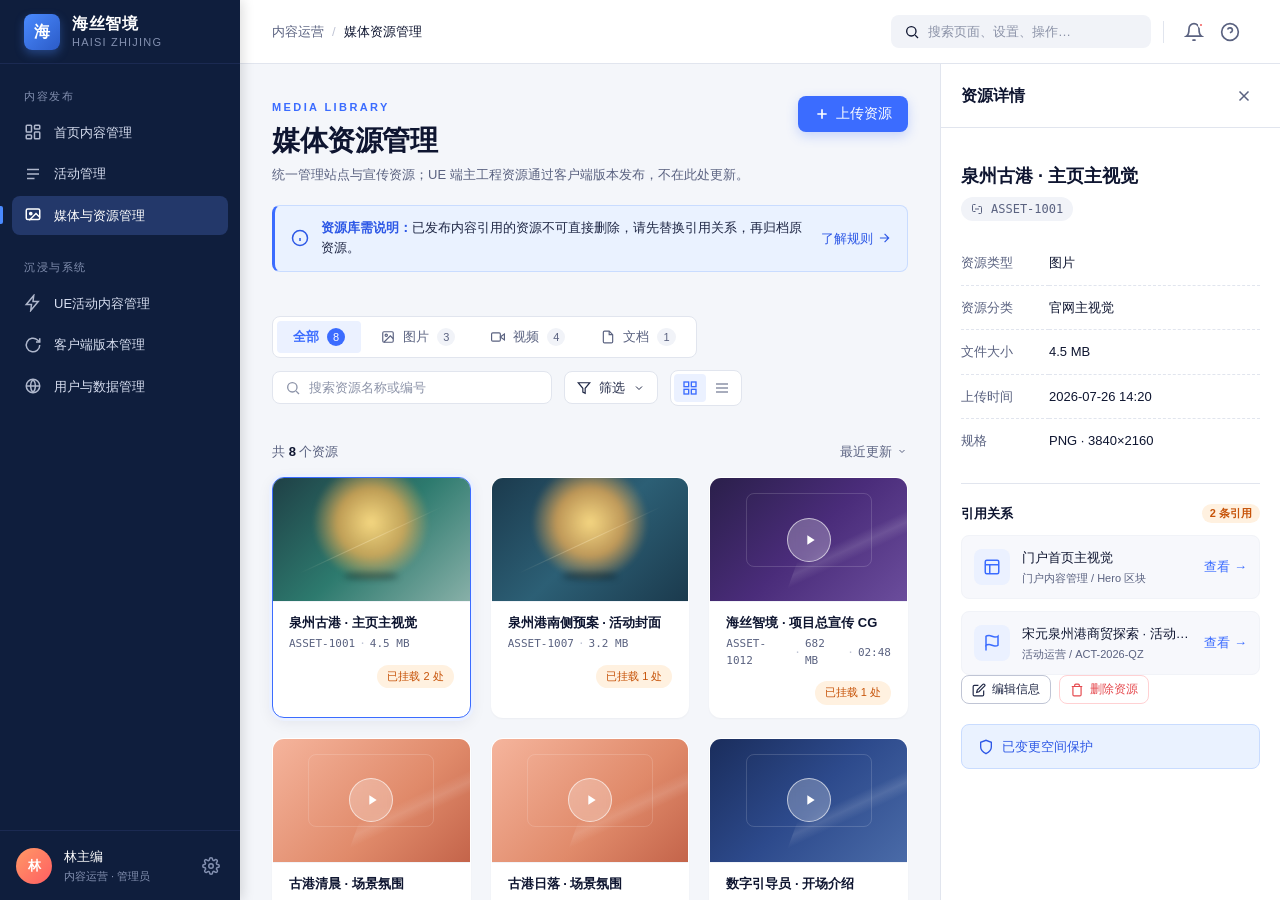
<file: index.html>
<!DOCTYPE html>
<html lang="zh-CN">
<head>
  <meta charset="UTF-8">
  <meta name="viewport" content="width=device-width, initial-scale=1.0">
  <meta name="description" content="海丝智境 · 内容运营管理端 · 媒体资源管理">
  <title>媒体资源管理 · 海丝智境管理端</title>

  <!-- 设计令牌与样式 -->
  <link rel="stylesheet" href="css/variables.css">
  <link rel="stylesheet" href="css/reset.css">
  <link rel="stylesheet" href="css/sidebar.css">
  <link rel="stylesheet" href="css/layout.css">
  <link rel="stylesheet" href="css/main.css">
  <link rel="stylesheet" href="css/cards.css">
  <link rel="stylesheet" href="css/detail-panel.css">
  <link rel="stylesheet" href="css/components.css">

  <style>
    /* 页面内联关键样式，避免 FOUC */
    .resource-card { animation: fadeIn .35s ease backwards; }
    .resource-card:nth-child(1) { animation-delay: .02s; }
    .resource-card:nth-child(2) { animation-delay: .05s; }
    .resource-card:nth-child(3) { animation-delay: .08s; }
    .resource-card:nth-child(4) { animation-delay: .11s; }
    .resource-card:nth-child(5) { animation-delay: .14s; }
    .resource-card:nth-child(6) { animation-delay: .17s; }
    .resource-card:nth-child(7) { animation-delay: .20s; }
    .resource-card:nth-child(8) { animation-delay: .23s; }
    @keyframes fadeIn {
      from { opacity: 0; transform: translateY(8px); }
      to { opacity: 1; transform: translateY(0); }
    }
  </style>
</head>
<body>

<div class="app">

  <!-- ============================== 侧边栏 ============================== -->
  <aside class="sidebar">
    <div class="sidebar__brand">
      <div class="sidebar__logo">海</div>
      <div class="sidebar__brand-text">
        <span class="sidebar__brand-name">海丝智境</span>
        <span class="sidebar__brand-slogan">HAISI ZHIJING</span>
      </div>
    </div>

    <nav class="sidebar__nav">
      <div class="sidebar__group">
        <div class="sidebar__group-title">内容发布</div>
        <a class="sidebar__item" href="pages/home-content.html" data-page="home-content">
          <svg class="sidebar__icon" viewBox="0 0 24 24" fill="none" stroke="currentColor" stroke-width="2"><rect x="3" y="3" width="7" height="9" rx="1"/><rect x="14" y="3" width="7" height="5" rx="1"/><rect x="14" y="12" width="7" height="9" rx="1"/><rect x="3" y="16" width="7" height="5" rx="1"/></svg>
          <span class="sidebar__label">首页内容管理</span>
        </a>
        <a class="sidebar__item" href="pages/activity.html" data-page="activity">
          <svg class="sidebar__icon" viewBox="0 0 24 24" fill="none" stroke="currentColor" stroke-width="2"><path d="M4 6h16M4 12h16M4 18h10"/></svg>
          <span class="sidebar__label">活动管理</span>
        </a>
        <a class="sidebar__item sidebar__item--active" href="index.html" data-page="media">
          <svg class="sidebar__icon" viewBox="0 0 24 24" fill="none" stroke="currentColor" stroke-width="2"><rect x="3" y="4" width="18" height="14" rx="2"/><circle cx="9" cy="10" r="1.5" fill="currentColor"/><path d="M21 15l-5-5-9 9"/></svg>
          <span class="sidebar__label">媒体与资源管理</span>
        </a>
      </div>

      <div class="sidebar__group">
        <div class="sidebar__group-title">沉浸与系统</div>
        <a class="sidebar__item" href="pages/ue-content.html" data-page="ue-content">
          <svg class="sidebar__icon" viewBox="0 0 24 24" fill="none" stroke="currentColor" stroke-width="2"><path d="M13 2L3 14h7l-1 8 10-12h-7l1-8z"/></svg>
          <span class="sidebar__label">UE活动内容管理</span>
        </a>
        <a class="sidebar__item" href="pages/version.html" data-page="version">
          <svg class="sidebar__icon" viewBox="0 0 24 24" fill="none" stroke="currentColor" stroke-width="2"><path d="M21 12a9 9 0 11-3-6.7L21 8"/><path d="M21 3v5h-5"/></svg>
          <span class="sidebar__label">客户端版本管理</span>
        </a>
        <a class="sidebar__item" href="pages/user-data.html" data-page="user-data">
          <svg class="sidebar__icon" viewBox="0 0 24 24" fill="none" stroke="currentColor" stroke-width="2"><circle cx="12" cy="12" r="9"/><path d="M3 12h18M12 3a14 14 0 010 18M12 3a14 14 0 000 18"/></svg>
          <span class="sidebar__label">用户与数据管理</span>
        </a>
      </div>
    </nav>

    <div class="sidebar__user">
      <div class="sidebar__avatar">林</div>
      <div class="sidebar__user-info">
        <div class="sidebar__user-name">林主编</div>
        <div class="sidebar__user-role">内容运营 · 管理员</div>
      </div>
      <button class="sidebar__user-action" title="设置">
        <svg width="18" height="18" viewBox="0 0 24 24" fill="none" stroke="currentColor" stroke-width="2"><circle cx="12" cy="12" r="3"/><path d="M19.4 15a1.7 1.7 0 00.3 1.8l.1.1a2 2 0 11-2.8 2.8l-.1-.1a1.7 1.7 0 00-1.8-.3 1.7 1.7 0 00-1 1.5V21a2 2 0 11-4 0v-.1a1.7 1.7 0 00-1.1-1.5 1.7 1.7 0 00-1.8.3l-.1.1a2 2 0 11-2.8-2.8l.1-.1a1.7 1.7 0 00.3-1.8 1.7 1.7 0 00-1.5-1H3a2 2 0 110-4h.1a1.7 1.7 0 001.5-1.1 1.7 1.7 0 00-.3-1.8l-.1-.1a2 2 0 112.8-2.8l.1.1a1.7 1.7 0 001.8.3H9a1.7 1.7 0 001-1.5V3a2 2 0 114 0v.1a1.7 1.7 0 001 1.5 1.7 1.7 0 001.8-.3l.1-.1a2 2 0 112.8 2.8l-.1.1a1.7 1.7 0 00-.3 1.8V9a1.7 1.7 0 001.5 1H21a2 2 0 110 4h-.1a1.7 1.7 0 00-1.5 1z"/></svg>
      </button>
    </div>
  </aside>

  <!-- ============================== 主区 ============================== -->
  <div class="main">

    <!-- 顶部栏 -->
    <header class="topbar">
      <div class="topbar__breadcrumb">
        <span class="topbar__breadcrumb-item">内容运营</span>
        <span class="topbar__breadcrumb-sep">/</span>
        <span class="topbar__breadcrumb-item topbar__breadcrumb-item--current">媒体资源管理</span>
      </div>
      <div class="topbar__spacer"></div>
      <div class="topbar__search">
        <svg width="16" height="16" viewBox="0 0 24 24" fill="none" stroke="currentColor" stroke-width="2"><circle cx="11" cy="11" r="7"/><path d="M21 21l-4.3-4.3"/></svg>
        <input type="text" placeholder="搜索页面、设置、操作…">
      </div>
      <div class="topbar__divider"></div>
      <button class="topbar__icon-btn" title="消息">
        <svg width="20" height="20" viewBox="0 0 24 24" fill="none" stroke="currentColor" stroke-width="2"><path d="M18 8a6 6 0 10-12 0c0 7-3 9-3 9h18s-3-2-3-9M13.7 21a2 2 0 01-3.4 0"/></svg>
        <span class="dot"></span>
      </button>
      <button class="topbar__icon-btn" title="帮助">
        <svg width="20" height="20" viewBox="0 0 24 24" fill="none" stroke="currentColor" stroke-width="2"><circle cx="12" cy="12" r="10"/><path d="M9.1 9a3 3 0 015.8 1c0 2-3 3-3 3M12 17h.01"/></svg>
      </button>
    </header>

    <!-- 工作区：内容 + 详情 -->
    <div class="workspace">

      <main class="content">

        <!-- 页面标题 + 上传按钮 -->
        <div class="page-header">
          <div class="page-header__heading">
            <div class="page-eyebrow">MEDIA LIBRARY</div>
            <h1 class="page-title">媒体资源管理</h1>
            <p class="page-subtitle">统一管理站点与宣传资源；UE 端主工程资源通过客户端版本发布，不在此处更新。</p>
          </div>
          <button class="btn btn--primary" id="uploadBtn">
            <svg class="icon" viewBox="0 0 24 24" fill="none" stroke="currentColor" stroke-width="2.5"><path d="M12 5v14M5 12h14"/></svg>
            上传资源
          </button>
        </div>

        <!-- 提示条 -->
        <div class="notice">
          <svg class="notice__icon" viewBox="0 0 24 24" fill="none" stroke="currentColor" stroke-width="2"><circle cx="12" cy="12" r="10"/><path d="M12 16v-4M12 8h.01"/></svg>
          <div class="notice__text">
            <strong>资源库需说明：</strong>已发布内容引用的资源不可直接删除，请先替换引用关系，再归档原资源。
          </div>
          <a href="javascript:;" class="notice__action">
            了解规则
            <svg width="14" height="14" viewBox="0 0 24 24" fill="none" stroke="currentColor" stroke-width="2"><path d="M5 12h14M13 5l7 7-7 7"/></svg>
          </a>
        </div>

        <!-- 工具栏：标签 + 搜索 + 筛选 + 视图 -->
        <div class="toolbar">
          <div class="tabs" id="tabs">
            <div class="tab tab--active" data-type="all">
              全部 <span class="tab__count" data-count="all">8</span>
            </div>
            <div class="tab" data-type="image">
              <svg width="14" height="14" viewBox="0 0 24 24" fill="none" stroke="currentColor" stroke-width="2"><rect x="3" y="3" width="18" height="18" rx="2"/><circle cx="9" cy="9" r="2"/><path d="M21 15l-5-5L5 21"/></svg>
              图片 <span class="tab__count" data-count="image">3</span>
            </div>
            <div class="tab" data-type="video">
              <svg width="14" height="14" viewBox="0 0 24 24" fill="none" stroke="currentColor" stroke-width="2"><polygon points="23 7 16 12 23 17 23 7"/><rect x="1" y="5" width="15" height="14" rx="2"/></svg>
              视频 <span class="tab__count" data-count="video">3</span>
            </div>
            <div class="tab" data-type="doc">
              <svg width="14" height="14" viewBox="0 0 24 24" fill="none" stroke="currentColor" stroke-width="2"><path d="M14 2H6a2 2 0 00-2 2v16a2 2 0 002 2h12a2 2 0 002-2V8z"/><path d="M14 2v6h6"/></svg>
              文档 <span class="tab__count" data-count="doc">2</span>
            </div>
          </div>

          <div class="toolbar__spacer"></div>

          <div class="search">
            <svg class="search__icon" width="16" height="16" viewBox="0 0 24 24" fill="none" stroke="currentColor" stroke-width="2"><circle cx="11" cy="11" r="7"/><path d="M21 21l-4.3-4.3"/></svg>
            <input type="text" id="searchInput" placeholder="搜索资源名称或编号">
          </div>

          <div class="toolbar__select">
            <svg width="14" height="14" viewBox="0 0 24 24" fill="none" stroke="currentColor" stroke-width="2"><path d="M22 3H2l8 9.5V19l4 2v-8.5L22 3z"/></svg>
            筛选
            <svg width="12" height="12" viewBox="0 0 24 24" fill="none" stroke="currentColor" stroke-width="2"><path d="M6 9l6 6 6-6"/></svg>
          </div>

          <div class="view-toggle" id="viewToggle">
            <button class="view-toggle__btn view-toggle__btn--active" data-view="grid" title="网格视图">
              <svg width="16" height="16" viewBox="0 0 24 24" fill="none" stroke="currentColor" stroke-width="2"><rect x="3" y="3" width="7" height="7"/><rect x="14" y="3" width="7" height="7"/><rect x="14" y="14" width="7" height="7"/><rect x="3" y="14" width="7" height="7"/></svg>
            </button>
            <button class="view-toggle__btn" data-view="list" title="列表视图">
              <svg width="16" height="16" viewBox="0 0 24 24" fill="none" stroke="currentColor" stroke-width="2"><path d="M3 6h18M3 12h18M3 18h18"/></svg>
            </button>
          </div>
        </div>

        <!-- 元信息：共 X 个资源 / 排序 -->
        <div class="meta-row">
          <span>共 <strong id="resultCount" style="color: var(--c-ink-900); font-weight: 600;">8</strong> 个资源</span>
          <div class="meta-row__sort">
            最近更新
            <svg width="12" height="12" viewBox="0 0 24 24" fill="none" stroke="currentColor" stroke-width="2"><path d="M7 10l5 5 5-5"/></svg>
          </div>
        </div>

        <!-- 卡片网格（由 JS 渲染） -->
        <div class="card-grid" id="cardGrid">
          <!-- JS 注入 -->
        </div>

      </main>

      <!-- ============================== 详情面板 ============================== -->
      <aside class="detail-panel" id="detailPanel">
        <div class="detail-panel__head">
          <h3 class="detail-panel__title">资源详情</h3>
          <button class="detail-panel__close" id="closeDetail" title="关闭">
            <svg width="18" height="18" viewBox="0 0 24 24" fill="none" stroke="currentColor" stroke-width="2"><path d="M18 6L6 18M6 6l12 12"/></svg>
          </button>
        </div>

        <div class="detail-panel__body" id="detailBody">
          <!-- JS 注入 -->
        </div>
      </aside>

    </div>
  </div>
</div>

<!-- 浮动按钮：展开详情面板 -->
<button class="detail-toggle" id="openDetail" style="display: none;" title="显示资源详情">
  <svg width="20" height="20" viewBox="0 0 24 24" fill="none" stroke="currentColor" stroke-width="2"><path d="M9 18l6-6-6-6"/></svg>
</button>

<!-- 数据 + 交互脚本 -->
<script src="js/crud.js"></script>
<script src="js/data.js"></script>
<script src="js/render.js"></script>
<script src="js/main.js"></script>

</body>
</html>
</file>
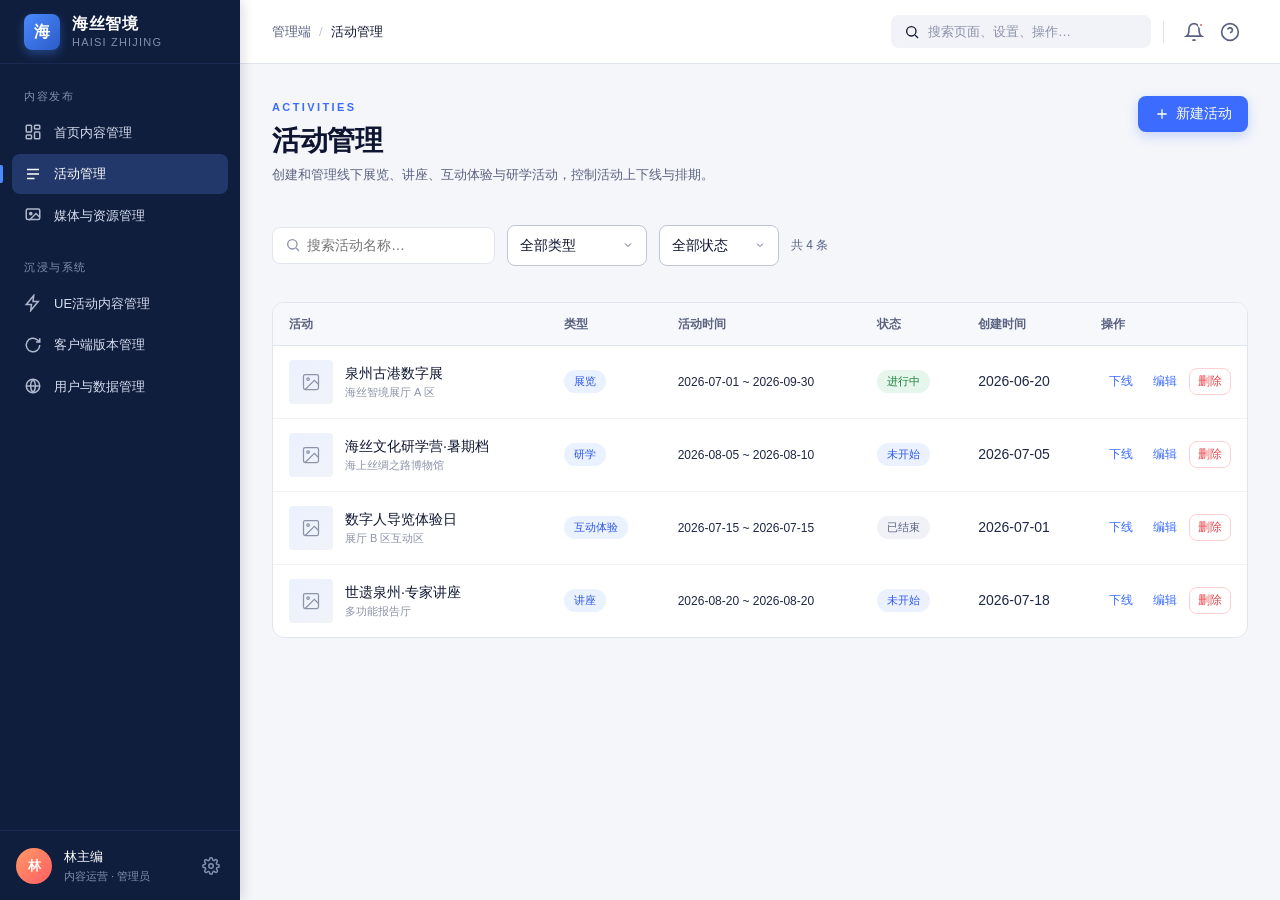
<file: pages/activity.html>
<!DOCTYPE html>
<html lang="zh-CN">
<head>
  <meta charset="UTF-8">
  <meta name="viewport" content="width=device-width, initial-scale=1.0">
  <meta name="description" content="海丝智境 · 内容运营管理端 · 活动管理">
  <title>活动管理 · 海丝智境管理端</title>

  <link rel="stylesheet" href="../css/variables.css">
  <link rel="stylesheet" href="../css/reset.css">
  <link rel="stylesheet" href="../css/sidebar.css">
  <link rel="stylesheet" href="../css/layout.css">
  <link rel="stylesheet" href="../css/main.css">
  <link rel="stylesheet" href="../css/components.css">
</head>
<body>

<div class="app">

  <aside class="sidebar">
    <div class="sidebar__brand">
      <div class="sidebar__logo">海</div>
      <div class="sidebar__brand-text">
        <span class="sidebar__brand-name">海丝智境</span>
        <span class="sidebar__brand-slogan">HAISI ZHIJING</span>
      </div>
    </div>

    <nav class="sidebar__nav">
      <div class="sidebar__group">
        <div class="sidebar__group-title">内容发布</div>
        <a class="sidebar__item" href="home-content.html" data-page="home-content">
          <svg class="sidebar__icon" viewBox="0 0 24 24" fill="none" stroke="currentColor" stroke-width="2"><rect x="3" y="3" width="7" height="9" rx="1"/><rect x="14" y="3" width="7" height="5" rx="1"/><rect x="14" y="12" width="7" height="9" rx="1"/><rect x="3" y="16" width="7" height="5" rx="1"/></svg>
          <span class="sidebar__label">首页内容管理</span>
        </a>
        <a class="sidebar__item sidebar__item--active" href="activity.html" data-page="activity">
          <svg class="sidebar__icon" viewBox="0 0 24 24" fill="none" stroke="currentColor" stroke-width="2"><path d="M4 6h16M4 12h16M4 18h10"/></svg>
          <span class="sidebar__label">活动管理</span>
        </a>
        <a class="sidebar__item" href="../index.html" data-page="media">
          <svg class="sidebar__icon" viewBox="0 0 24 24" fill="none" stroke="currentColor" stroke-width="2"><rect x="3" y="4" width="18" height="14" rx="2"/><circle cx="9" cy="10" r="1.5" fill="currentColor"/><path d="M21 15l-5-5-9 9"/></svg>
          <span class="sidebar__label">媒体与资源管理</span>
        </a>
      </div>

      <div class="sidebar__group">
        <div class="sidebar__group-title">沉浸与系统</div>
        <a class="sidebar__item" href="ue-content.html" data-page="ue-content">
          <svg class="sidebar__icon" viewBox="0 0 24 24" fill="none" stroke="currentColor" stroke-width="2"><path d="M13 2L3 14h7l-1 8 10-12h-7l1-8z"/></svg>
          <span class="sidebar__label">UE活动内容管理</span>
        </a>
        <a class="sidebar__item" href="version.html" data-page="version">
          <svg class="sidebar__icon" viewBox="0 0 24 24" fill="none" stroke="currentColor" stroke-width="2"><path d="M21 12a9 9 0 11-3-6.7L21 8"/><path d="M21 3v5h-5"/></svg>
          <span class="sidebar__label">客户端版本管理</span>
        </a>
        <a class="sidebar__item" href="user-data.html" data-page="user-data">
          <svg class="sidebar__icon" viewBox="0 0 24 24" fill="none" stroke="currentColor" stroke-width="2"><circle cx="12" cy="12" r="9"/><path d="M3 12h18M12 3a14 14 0 010 18M12 3a14 14 0 000 18"/></svg>
          <span class="sidebar__label">用户与数据管理</span>
        </a>
      </div>
    </nav>

    <div class="sidebar__user">
      <div class="sidebar__avatar">林</div>
      <div class="sidebar__user-info">
        <div class="sidebar__user-name">林主编</div>
        <div class="sidebar__user-role">内容运营 · 管理员</div>
      </div>
      <button class="sidebar__user-action" title="设置">
        <svg width="18" height="18" viewBox="0 0 24 24" fill="none" stroke="currentColor" stroke-width="2"><circle cx="12" cy="12" r="3"/><path d="M19.4 15a1.7 1.7 0 00.3 1.8l.1.1a2 2 0 11-2.8 2.8l-.1-.1a1.7 1.7 0 00-1.8-.3 1.7 1.7 0 00-1 1.5V21a2 2 0 11-4 0v-.1a1.7 1.7 0 00-1.1-1.5 1.7 1.7 0 00-1.8.3l-.1.1a2 2 0 11-2.8-2.8l.1-.1a1.7 1.7 0 00.3-1.8 1.7 1.7 0 00-1.5-1H3a2 2 0 110-4h.1a1.7 1.7 0 001.5-1.1 1.7 1.7 0 00-.3-1.8l-.1-.1a2 2 0 112.8-2.8l.1.1a1.7 1.7 0 001.8.3H9a1.7 1.7 0 001-1.5V3a2 2 0 114 0v.1a1.7 1.7 0 001 1.5 1.7 1.7 0 001.8-.3l.1-.1a2 2 0 112.8 2.8l-.1.1a1.7 1.7 0 00-.3 1.8V9a1.7 1.7 0 001.5 1H21a2 2 0 110 4h-.1a1.7 1.7 0 00-1.5 1z"/></svg>
      </button>
    </div>
  </aside>

  <div class="main">
    <header class="topbar">
      <div class="topbar__breadcrumb">
        <span class="topbar__breadcrumb-item">管理端</span>
        <span class="topbar__breadcrumb-sep">/</span>
        <span class="topbar__breadcrumb-item topbar__breadcrumb-item--current">活动管理</span>
      </div>
      <div class="topbar__spacer"></div>
      <div class="topbar__search">
        <svg width="16" height="16" viewBox="0 0 24 24" fill="none" stroke="currentColor" stroke-width="2"><circle cx="11" cy="11" r="7"/><path d="M21 21l-4.3-4.3"/></svg>
        <input type="text" placeholder="搜索页面、设置、操作…">
      </div>
      <div class="topbar__divider"></div>
      <button class="topbar__icon-btn" title="消息">
        <svg width="20" height="20" viewBox="0 0 24 24" fill="none" stroke="currentColor" stroke-width="2"><path d="M18 8a6 6 0 10-12 0c0 7-3 9-3 9h18s-3-2-3-9M13.7 21a2 2 0 01-3.4 0"/></svg>
        <span class="dot"></span>
      </button>
      <button class="topbar__icon-btn" title="帮助">
        <svg width="20" height="20" viewBox="0 0 24 24" fill="none" stroke="currentColor" stroke-width="2"><circle cx="12" cy="12" r="10"/><path d="M9.1 9a3 3 0 015.8 1c0 2-3 3-3 3M12 17h.01"/></svg>
      </button>
    </header>

    <div class="workspace">
      <main class="content">
        <div class="page-header">
          <div class="page-header__heading">
            <div class="page-eyebrow">ACTIVITIES</div>
            <h1 class="page-title">活动管理</h1>
            <p class="page-subtitle">创建和管理线下展览、讲座、互动体验与研学活动，控制活动上下线与排期。</p>
          </div>
          <button class="btn btn--primary" id="btn-add">
            <svg width="16" height="16" viewBox="0 0 24 24" fill="none" stroke="currentColor" stroke-width="2"><path d="M12 5v14M5 12h14"/></svg>
            新建活动
          </button>
        </div>

        <div class="toolbar">
          <div class="toolbar__left">
            <div class="toolbar__search">
              <svg width="16" height="16" viewBox="0 0 24 24" fill="none" stroke="currentColor" stroke-width="2"><circle cx="11" cy="11" r="7"/><path d="M21 21l-4.3-4.3"/></svg>
              <input type="text" id="search-input" placeholder="搜索活动名称…">
            </div>
            <select class="form__select" id="filter-type" style="width:auto;min-width:140px">
              <option value="">全部类型</option>
              <option value="展览">展览</option>
              <option value="讲座">讲座</option>
              <option value="互动体验">互动体验</option>
              <option value="研学">研学</option>
            </select>
            <select class="form__select" id="filter-status" style="width:auto;min-width:120px">
              <option value="">全部状态</option>
              <option value="进行中">进行中</option>
              <option value="未开始">未开始</option>
              <option value="已结束">已结束</option>
              <option value="已下线">已下线</option>
            </select>
            <span class="toolbar__count" id="count-text"></span>
          </div>
        </div>

        <div id="table-mount"></div>
      </main>
    </div>
  </div>
</div>

<script src="../js/crud.js"></script>
<script src="../js/activity.js"></script>
</body>
</html>
</file>
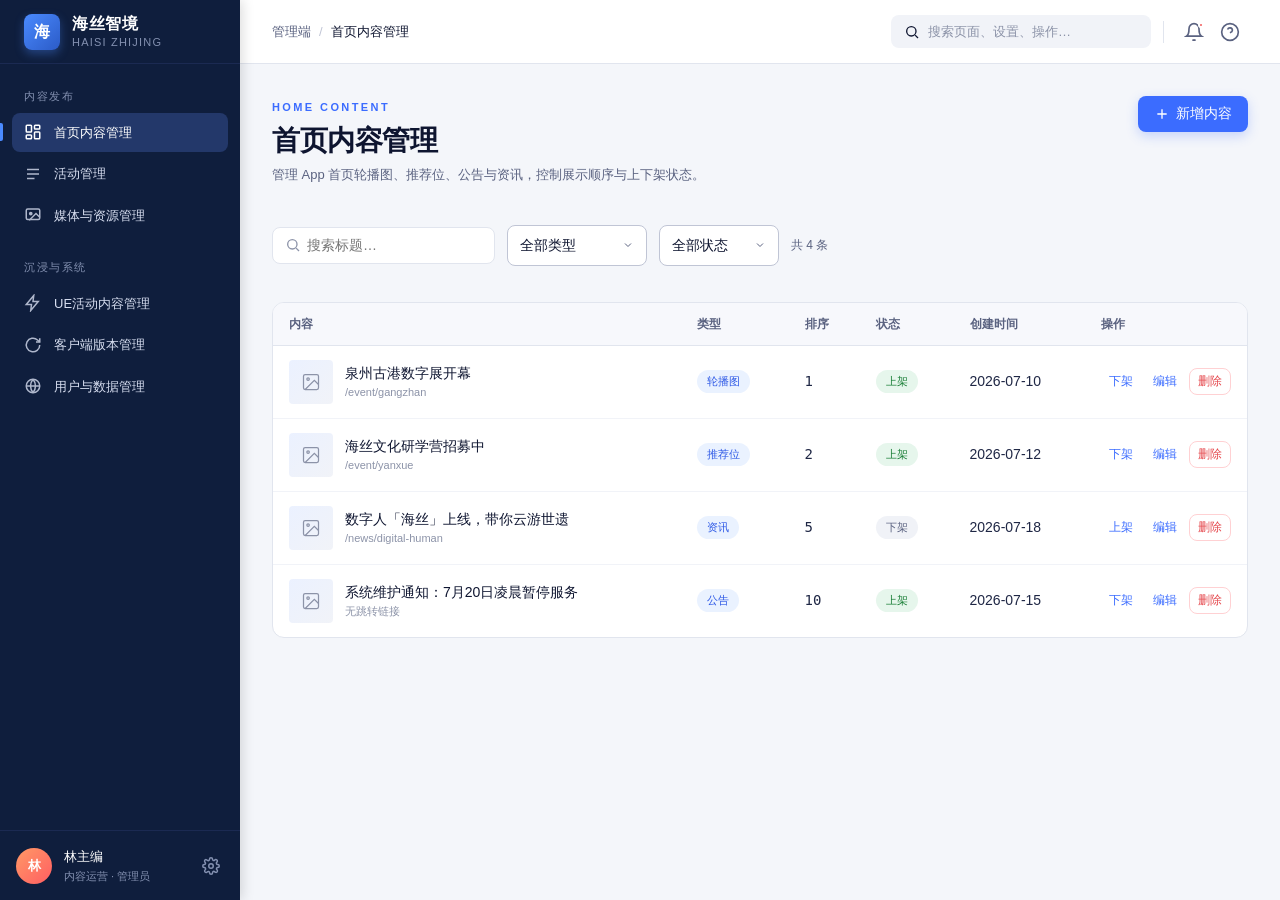
<file: pages/home-content.html>
<!DOCTYPE html>
<html lang="zh-CN">
<head>
  <meta charset="UTF-8">
  <meta name="viewport" content="width=device-width, initial-scale=1.0">
  <meta name="description" content="海丝智境 · 内容运营管理端 · 首页内容管理">
  <title>首页内容管理 · 海丝智境管理端</title>

  <link rel="stylesheet" href="../css/variables.css">
  <link rel="stylesheet" href="../css/reset.css">
  <link rel="stylesheet" href="../css/sidebar.css">
  <link rel="stylesheet" href="../css/layout.css">
  <link rel="stylesheet" href="../css/main.css">
  <link rel="stylesheet" href="../css/components.css">
</head>
<body>

<div class="app">

  <aside class="sidebar">
    <div class="sidebar__brand">
      <div class="sidebar__logo">海</div>
      <div class="sidebar__brand-text">
        <span class="sidebar__brand-name">海丝智境</span>
        <span class="sidebar__brand-slogan">HAISI ZHIJING</span>
      </div>
    </div>

    <nav class="sidebar__nav">
      <div class="sidebar__group">
        <div class="sidebar__group-title">内容发布</div>
        <a class="sidebar__item sidebar__item--active" href="home-content.html" data-page="home-content">
          <svg class="sidebar__icon" viewBox="0 0 24 24" fill="none" stroke="currentColor" stroke-width="2"><rect x="3" y="3" width="7" height="9" rx="1"/><rect x="14" y="3" width="7" height="5" rx="1"/><rect x="14" y="12" width="7" height="9" rx="1"/><rect x="3" y="16" width="7" height="5" rx="1"/></svg>
          <span class="sidebar__label">首页内容管理</span>
        </a>
        <a class="sidebar__item" href="activity.html" data-page="activity">
          <svg class="sidebar__icon" viewBox="0 0 24 24" fill="none" stroke="currentColor" stroke-width="2"><path d="M4 6h16M4 12h16M4 18h10"/></svg>
          <span class="sidebar__label">活动管理</span>
        </a>
        <a class="sidebar__item" href="../index.html" data-page="media">
          <svg class="sidebar__icon" viewBox="0 0 24 24" fill="none" stroke="currentColor" stroke-width="2"><rect x="3" y="4" width="18" height="14" rx="2"/><circle cx="9" cy="10" r="1.5" fill="currentColor"/><path d="M21 15l-5-5-9 9"/></svg>
          <span class="sidebar__label">媒体与资源管理</span>
        </a>
      </div>

      <div class="sidebar__group">
        <div class="sidebar__group-title">沉浸与系统</div>
        <a class="sidebar__item" href="ue-content.html" data-page="ue-content">
          <svg class="sidebar__icon" viewBox="0 0 24 24" fill="none" stroke="currentColor" stroke-width="2"><path d="M13 2L3 14h7l-1 8 10-12h-7l1-8z"/></svg>
          <span class="sidebar__label">UE活动内容管理</span>
        </a>
        <a class="sidebar__item" href="version.html" data-page="version">
          <svg class="sidebar__icon" viewBox="0 0 24 24" fill="none" stroke="currentColor" stroke-width="2"><path d="M21 12a9 9 0 11-3-6.7L21 8"/><path d="M21 3v5h-5"/></svg>
          <span class="sidebar__label">客户端版本管理</span>
        </a>
        <a class="sidebar__item" href="user-data.html" data-page="user-data">
          <svg class="sidebar__icon" viewBox="0 0 24 24" fill="none" stroke="currentColor" stroke-width="2"><circle cx="12" cy="12" r="9"/><path d="M3 12h18M12 3a14 14 0 010 18M12 3a14 14 0 000 18"/></svg>
          <span class="sidebar__label">用户与数据管理</span>
        </a>
      </div>
    </nav>

    <div class="sidebar__user">
      <div class="sidebar__avatar">林</div>
      <div class="sidebar__user-info">
        <div class="sidebar__user-name">林主编</div>
        <div class="sidebar__user-role">内容运营 · 管理员</div>
      </div>
      <button class="sidebar__user-action" title="设置">
        <svg width="18" height="18" viewBox="0 0 24 24" fill="none" stroke="currentColor" stroke-width="2"><circle cx="12" cy="12" r="3"/><path d="M19.4 15a1.7 1.7 0 00.3 1.8l.1.1a2 2 0 11-2.8 2.8l-.1-.1a1.7 1.7 0 00-1.8-.3 1.7 1.7 0 00-1 1.5V21a2 2 0 11-4 0v-.1a1.7 1.7 0 00-1.1-1.5 1.7 1.7 0 00-1.8.3l-.1.1a2 2 0 11-2.8-2.8l.1-.1a1.7 1.7 0 00.3-1.8 1.7 1.7 0 00-1.5-1H3a2 2 0 110-4h.1a1.7 1.7 0 001.5-1.1 1.7 1.7 0 00-.3-1.8l-.1-.1a2 2 0 112.8-2.8l.1.1a1.7 1.7 0 001.8.3H9a1.7 1.7 0 001-1.5V3a2 2 0 114 0v.1a1.7 1.7 0 001 1.5 1.7 1.7 0 001.8-.3l.1-.1a2 2 0 112.8 2.8l-.1.1a1.7 1.7 0 00-.3 1.8V9a1.7 1.7 0 001.5 1H21a2 2 0 110 4h-.1a1.7 1.7 0 00-1.5 1z"/></svg>
      </button>
    </div>
  </aside>

  <div class="main">
    <header class="topbar">
      <div class="topbar__breadcrumb">
        <span class="topbar__breadcrumb-item">管理端</span>
        <span class="topbar__breadcrumb-sep">/</span>
        <span class="topbar__breadcrumb-item topbar__breadcrumb-item--current">首页内容管理</span>
      </div>
      <div class="topbar__spacer"></div>
      <div class="topbar__search">
        <svg width="16" height="16" viewBox="0 0 24 24" fill="none" stroke="currentColor" stroke-width="2"><circle cx="11" cy="11" r="7"/><path d="M21 21l-4.3-4.3"/></svg>
        <input type="text" placeholder="搜索页面、设置、操作…">
      </div>
      <div class="topbar__divider"></div>
      <button class="topbar__icon-btn" title="消息">
        <svg width="20" height="20" viewBox="0 0 24 24" fill="none" stroke="currentColor" stroke-width="2"><path d="M18 8a6 6 0 10-12 0c0 7-3 9-3 9h18s-3-2-3-9M13.7 21a2 2 0 01-3.4 0"/></svg>
        <span class="dot"></span>
      </button>
      <button class="topbar__icon-btn" title="帮助">
        <svg width="20" height="20" viewBox="0 0 24 24" fill="none" stroke="currentColor" stroke-width="2"><circle cx="12" cy="12" r="10"/><path d="M9.1 9a3 3 0 015.8 1c0 2-3 3-3 3M12 17h.01"/></svg>
      </button>
    </header>

    <div class="workspace">
      <main class="content">
        <div class="page-header">
          <div class="page-header__heading">
            <div class="page-eyebrow">HOME CONTENT</div>
            <h1 class="page-title">首页内容管理</h1>
            <p class="page-subtitle">管理 App 首页轮播图、推荐位、公告与资讯，控制展示顺序与上下架状态。</p>
          </div>
          <button class="btn btn--primary" id="btn-add">
            <svg width="16" height="16" viewBox="0 0 24 24" fill="none" stroke="currentColor" stroke-width="2"><path d="M12 5v14M5 12h14"/></svg>
            新增内容
          </button>
        </div>

        <div class="toolbar">
          <div class="toolbar__left">
            <div class="toolbar__search">
              <svg width="16" height="16" viewBox="0 0 24 24" fill="none" stroke="currentColor" stroke-width="2"><circle cx="11" cy="11" r="7"/><path d="M21 21l-4.3-4.3"/></svg>
              <input type="text" id="search-input" placeholder="搜索标题…">
            </div>
            <select class="form__select" id="filter-type" style="width:auto;min-width:140px">
              <option value="">全部类型</option>
              <option value="轮播图">轮播图</option>
              <option value="推荐位">推荐位</option>
              <option value="公告">公告</option>
              <option value="资讯">资讯</option>
            </select>
            <select class="form__select" id="filter-status" style="width:auto;min-width:120px">
              <option value="">全部状态</option>
              <option value="上架">上架</option>
              <option value="下架">下架</option>
            </select>
            <span class="toolbar__count" id="count-text"></span>
          </div>
        </div>

        <div id="table-mount"></div>
      </main>
    </div>
  </div>
</div>

<script src="../js/crud.js"></script>
<script src="../js/home-content.js"></script>
</body>
</html>
</file>
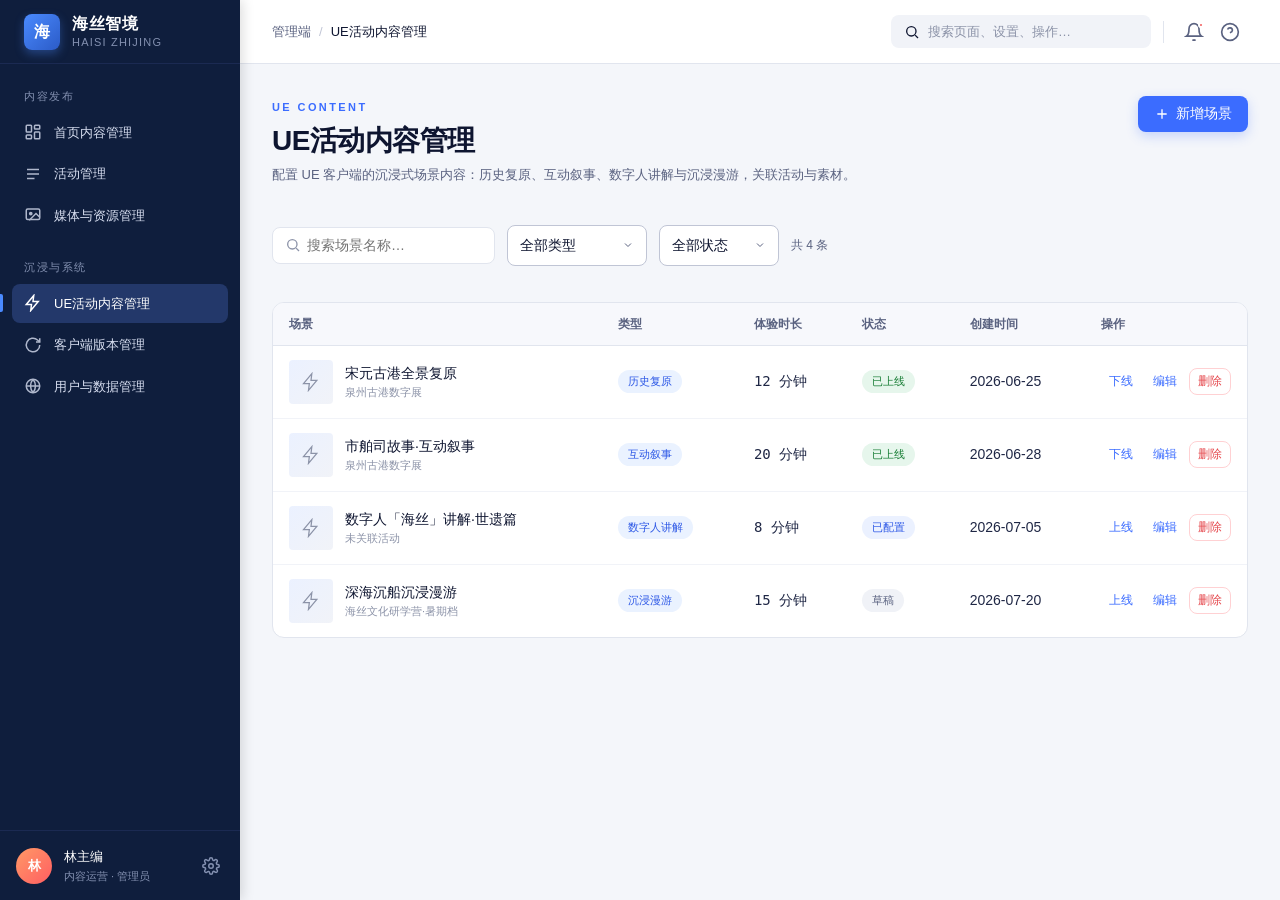
<file: pages/ue-content.html>
<!DOCTYPE html>
<html lang="zh-CN">
<head>
  <meta charset="UTF-8">
  <meta name="viewport" content="width=device-width, initial-scale=1.0">
  <meta name="description" content="海丝智境 · 内容运营管理端 · UE活动内容管理">
  <title>UE活动内容管理 · 海丝智境管理端</title>

  <link rel="stylesheet" href="../css/variables.css">
  <link rel="stylesheet" href="../css/reset.css">
  <link rel="stylesheet" href="../css/sidebar.css">
  <link rel="stylesheet" href="../css/layout.css">
  <link rel="stylesheet" href="../css/main.css">
  <link rel="stylesheet" href="../css/components.css">
</head>
<body>

<div class="app">

  <aside class="sidebar">
    <div class="sidebar__brand">
      <div class="sidebar__logo">海</div>
      <div class="sidebar__brand-text">
        <span class="sidebar__brand-name">海丝智境</span>
        <span class="sidebar__brand-slogan">HAISI ZHIJING</span>
      </div>
    </div>

    <nav class="sidebar__nav">
      <div class="sidebar__group">
        <div class="sidebar__group-title">内容发布</div>
        <a class="sidebar__item" href="home-content.html" data-page="home-content">
          <svg class="sidebar__icon" viewBox="0 0 24 24" fill="none" stroke="currentColor" stroke-width="2"><rect x="3" y="3" width="7" height="9" rx="1"/><rect x="14" y="3" width="7" height="5" rx="1"/><rect x="14" y="12" width="7" height="9" rx="1"/><rect x="3" y="16" width="7" height="5" rx="1"/></svg>
          <span class="sidebar__label">首页内容管理</span>
        </a>
        <a class="sidebar__item" href="activity.html" data-page="activity">
          <svg class="sidebar__icon" viewBox="0 0 24 24" fill="none" stroke="currentColor" stroke-width="2"><path d="M4 6h16M4 12h16M4 18h10"/></svg>
          <span class="sidebar__label">活动管理</span>
        </a>
        <a class="sidebar__item" href="../index.html" data-page="media">
          <svg class="sidebar__icon" viewBox="0 0 24 24" fill="none" stroke="currentColor" stroke-width="2"><rect x="3" y="4" width="18" height="14" rx="2"/><circle cx="9" cy="10" r="1.5" fill="currentColor"/><path d="M21 15l-5-5-9 9"/></svg>
          <span class="sidebar__label">媒体与资源管理</span>
        </a>
      </div>

      <div class="sidebar__group">
        <div class="sidebar__group-title">沉浸与系统</div>
        <a class="sidebar__item sidebar__item--active" href="ue-content.html" data-page="ue-content">
          <svg class="sidebar__icon" viewBox="0 0 24 24" fill="none" stroke="currentColor" stroke-width="2"><path d="M13 2L3 14h7l-1 8 10-12h-7l1-8z"/></svg>
          <span class="sidebar__label">UE活动内容管理</span>
        </a>
        <a class="sidebar__item" href="version.html" data-page="version">
          <svg class="sidebar__icon" viewBox="0 0 24 24" fill="none" stroke="currentColor" stroke-width="2"><path d="M21 12a9 9 0 11-3-6.7L21 8"/><path d="M21 3v5h-5"/></svg>
          <span class="sidebar__label">客户端版本管理</span>
        </a>
        <a class="sidebar__item" href="user-data.html" data-page="user-data">
          <svg class="sidebar__icon" viewBox="0 0 24 24" fill="none" stroke="currentColor" stroke-width="2"><circle cx="12" cy="12" r="9"/><path d="M3 12h18M12 3a14 14 0 010 18M12 3a14 14 0 000 18"/></svg>
          <span class="sidebar__label">用户与数据管理</span>
        </a>
      </div>
    </nav>

    <div class="sidebar__user">
      <div class="sidebar__avatar">林</div>
      <div class="sidebar__user-info">
        <div class="sidebar__user-name">林主编</div>
        <div class="sidebar__user-role">内容运营 · 管理员</div>
      </div>
      <button class="sidebar__user-action" title="设置">
        <svg width="18" height="18" viewBox="0 0 24 24" fill="none" stroke="currentColor" stroke-width="2"><circle cx="12" cy="12" r="3"/><path d="M19.4 15a1.7 1.7 0 00.3 1.8l.1.1a2 2 0 11-2.8 2.8l-.1-.1a1.7 1.7 0 00-1.8-.3 1.7 1.7 0 00-1 1.5V21a2 2 0 11-4 0v-.1a1.7 1.7 0 00-1.1-1.5 1.7 1.7 0 00-1.8.3l-.1.1a2 2 0 11-2.8-2.8l.1-.1a1.7 1.7 0 00.3-1.8 1.7 1.7 0 00-1.5-1H3a2 2 0 110-4h.1a1.7 1.7 0 001.5-1.1 1.7 1.7 0 00-.3-1.8l-.1-.1a2 2 0 112.8-2.8l.1.1a1.7 1.7 0 001.8.3H9a1.7 1.7 0 001-1.5V3a2 2 0 114 0v.1a1.7 1.7 0 001 1.5 1.7 1.7 0 001.8-.3l.1-.1a2 2 0 112.8 2.8l-.1.1a1.7 1.7 0 00-.3 1.8V9a1.7 1.7 0 001.5 1H21a2 2 0 110 4h-.1a1.7 1.7 0 00-1.5 1z"/></svg>
      </button>
    </div>
  </aside>

  <div class="main">
    <header class="topbar">
      <div class="topbar__breadcrumb">
        <span class="topbar__breadcrumb-item">管理端</span>
        <span class="topbar__breadcrumb-sep">/</span>
        <span class="topbar__breadcrumb-item topbar__breadcrumb-item--current">UE活动内容管理</span>
      </div>
      <div class="topbar__spacer"></div>
      <div class="topbar__search">
        <svg width="16" height="16" viewBox="0 0 24 24" fill="none" stroke="currentColor" stroke-width="2"><circle cx="11" cy="11" r="7"/><path d="M21 21l-4.3-4.3"/></svg>
        <input type="text" placeholder="搜索页面、设置、操作…">
      </div>
      <div class="topbar__divider"></div>
      <button class="topbar__icon-btn" title="消息">
        <svg width="20" height="20" viewBox="0 0 24 24" fill="none" stroke="currentColor" stroke-width="2"><path d="M18 8a6 6 0 10-12 0c0 7-3 9-3 9h18s-3-2-3-9M13.7 21a2 2 0 01-3.4 0"/></svg>
        <span class="dot"></span>
      </button>
      <button class="topbar__icon-btn" title="帮助">
        <svg width="20" height="20" viewBox="0 0 24 24" fill="none" stroke="currentColor" stroke-width="2"><circle cx="12" cy="12" r="10"/><path d="M9.1 9a3 3 0 015.8 1c0 2-3 3-3 3M12 17h.01"/></svg>
      </button>
    </header>

    <div class="workspace">
      <main class="content">
        <div class="page-header">
          <div class="page-header__heading">
            <div class="page-eyebrow">UE CONTENT</div>
            <h1 class="page-title">UE活动内容管理</h1>
            <p class="page-subtitle">配置 UE 客户端的沉浸式场景内容：历史复原、互动叙事、数字人讲解与沉浸漫游，关联活动与素材。</p>
          </div>
          <button class="btn btn--primary" id="btn-add">
            <svg width="16" height="16" viewBox="0 0 24 24" fill="none" stroke="currentColor" stroke-width="2"><path d="M12 5v14M5 12h14"/></svg>
            新增场景
          </button>
        </div>

        <div class="toolbar">
          <div class="toolbar__left">
            <div class="toolbar__search">
              <svg width="16" height="16" viewBox="0 0 24 24" fill="none" stroke="currentColor" stroke-width="2"><circle cx="11" cy="11" r="7"/><path d="M21 21l-4.3-4.3"/></svg>
              <input type="text" id="search-input" placeholder="搜索场景名称…">
            </div>
            <select class="form__select" id="filter-type" style="width:auto;min-width:140px">
              <option value="">全部类型</option>
              <option value="历史复原">历史复原</option>
              <option value="互动叙事">互动叙事</option>
              <option value="数字人讲解">数字人讲解</option>
              <option value="沉浸漫游">沉浸漫游</option>
            </select>
            <select class="form__select" id="filter-status" style="width:auto;min-width:120px">
              <option value="">全部状态</option>
              <option value="已上线">已上线</option>
              <option value="已配置">已配置</option>
              <option value="草稿">草稿</option>
            </select>
            <span class="toolbar__count" id="count-text"></span>
          </div>
        </div>

        <div id="table-mount"></div>
      </main>
    </div>
  </div>
</div>

<script src="../js/crud.js"></script>
<script src="../js/ue-content.js"></script>
</body>
</html>
</file>
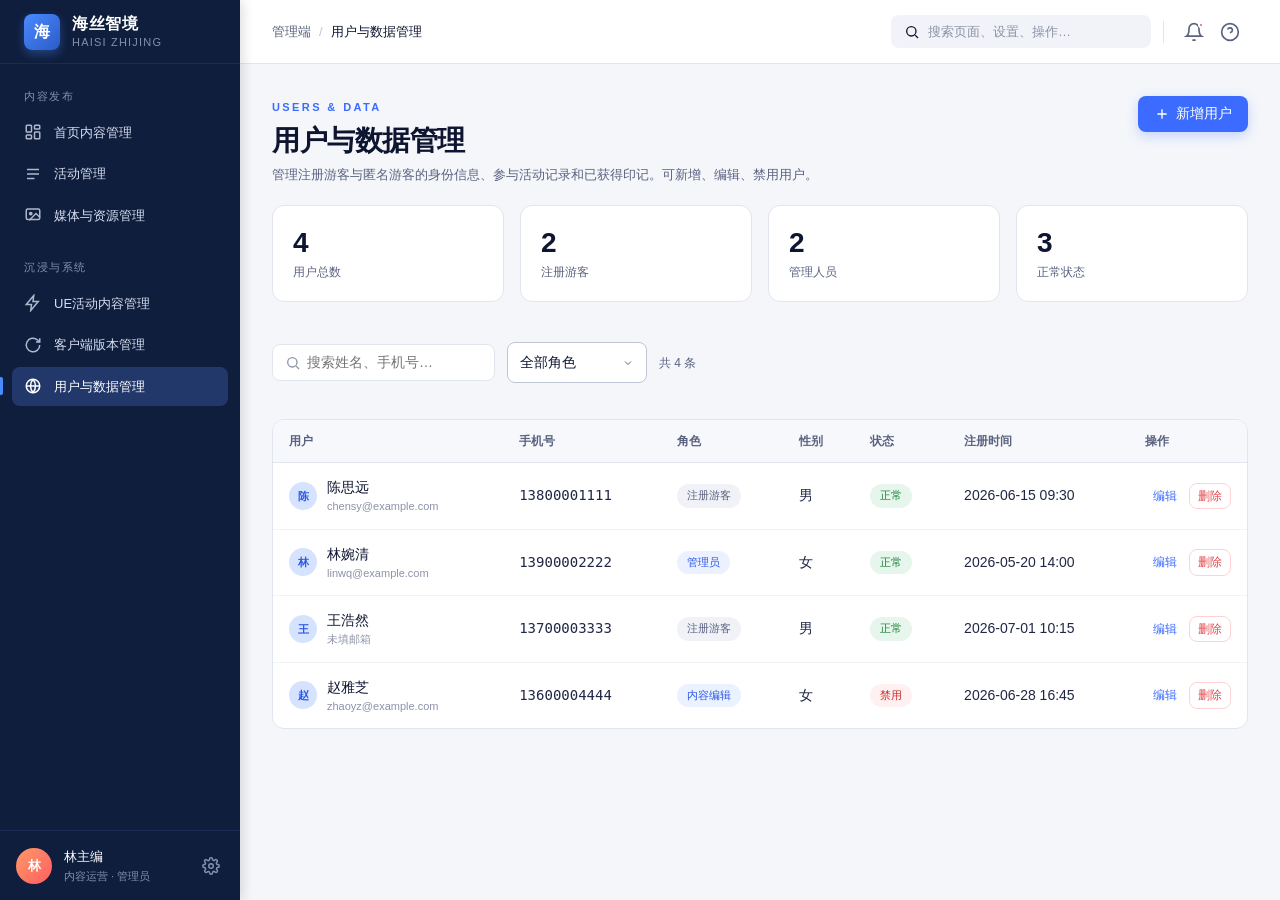
<file: pages/user-data.html>
<!DOCTYPE html>
<html lang="zh-CN">
<head>
  <meta charset="UTF-8">
  <meta name="viewport" content="width=device-width, initial-scale=1.0">
  <meta name="description" content="海丝智境 · 内容运营管理端 · 用户与数据管理">
  <title>用户与数据管理 · 海丝智境管理端</title>

  <link rel="stylesheet" href="../css/variables.css">
  <link rel="stylesheet" href="../css/reset.css">
  <link rel="stylesheet" href="../css/sidebar.css">
  <link rel="stylesheet" href="../css/layout.css">
  <link rel="stylesheet" href="../css/main.css">
  <link rel="stylesheet" href="../css/components.css">
</head>
<body>

<div class="app">

  <aside class="sidebar">
    <div class="sidebar__brand">
      <div class="sidebar__logo">海</div>
      <div class="sidebar__brand-text">
        <span class="sidebar__brand-name">海丝智境</span>
        <span class="sidebar__brand-slogan">HAISI ZHIJING</span>
      </div>
    </div>

    <nav class="sidebar__nav">
      <div class="sidebar__group">
        <div class="sidebar__group-title">内容发布</div>
        <a class="sidebar__item" href="home-content.html" data-page="home-content">
          <svg class="sidebar__icon" viewBox="0 0 24 24" fill="none" stroke="currentColor" stroke-width="2"><rect x="3" y="3" width="7" height="9" rx="1"/><rect x="14" y="3" width="7" height="5" rx="1"/><rect x="14" y="12" width="7" height="9" rx="1"/><rect x="3" y="16" width="7" height="5" rx="1"/></svg>
          <span class="sidebar__label">首页内容管理</span>
        </a>
        <a class="sidebar__item" href="activity.html" data-page="activity">
          <svg class="sidebar__icon" viewBox="0 0 24 24" fill="none" stroke="currentColor" stroke-width="2"><path d="M4 6h16M4 12h16M4 18h10"/></svg>
          <span class="sidebar__label">活动管理</span>
        </a>
        <a class="sidebar__item" href="../index.html" data-page="media">
          <svg class="sidebar__icon" viewBox="0 0 24 24" fill="none" stroke="currentColor" stroke-width="2"><rect x="3" y="4" width="18" height="14" rx="2"/><circle cx="9" cy="10" r="1.5" fill="currentColor"/><path d="M21 15l-5-5-9 9"/></svg>
          <span class="sidebar__label">媒体与资源管理</span>
        </a>
      </div>

      <div class="sidebar__group">
        <div class="sidebar__group-title">沉浸与系统</div>
        <a class="sidebar__item" href="ue-content.html" data-page="ue-content">
          <svg class="sidebar__icon" viewBox="0 0 24 24" fill="none" stroke="currentColor" stroke-width="2"><path d="M13 2L3 14h7l-1 8 10-12h-7l1-8z"/></svg>
          <span class="sidebar__label">UE活动内容管理</span>
        </a>
        <a class="sidebar__item" href="version.html" data-page="version">
          <svg class="sidebar__icon" viewBox="0 0 24 24" fill="none" stroke="currentColor" stroke-width="2"><path d="M21 12a9 9 0 11-3-6.7L21 8"/><path d="M21 3v5h-5"/></svg>
          <span class="sidebar__label">客户端版本管理</span>
        </a>
        <a class="sidebar__item sidebar__item--active" href="user-data.html" data-page="user-data">
          <svg class="sidebar__icon" viewBox="0 0 24 24" fill="none" stroke="currentColor" stroke-width="2"><circle cx="12" cy="12" r="9"/><path d="M3 12h18M12 3a14 14 0 010 18M12 3a14 14 0 000 18"/></svg>
          <span class="sidebar__label">用户与数据管理</span>
        </a>
      </div>
    </nav>

    <div class="sidebar__user">
      <div class="sidebar__avatar">林</div>
      <div class="sidebar__user-info">
        <div class="sidebar__user-name">林主编</div>
        <div class="sidebar__user-role">内容运营 · 管理员</div>
      </div>
      <button class="sidebar__user-action" title="设置">
        <svg width="18" height="18" viewBox="0 0 24 24" fill="none" stroke="currentColor" stroke-width="2"><circle cx="12" cy="12" r="3"/><path d="M19.4 15a1.7 1.7 0 00.3 1.8l.1.1a2 2 0 11-2.8 2.8l-.1-.1a1.7 1.7 0 00-1.8-.3 1.7 1.7 0 00-1 1.5V21a2 2 0 11-4 0v-.1a1.7 1.7 0 00-1.1-1.5 1.7 1.7 0 00-1.8.3l-.1.1a2 2 0 11-2.8-2.8l.1-.1a1.7 1.7 0 00.3-1.8 1.7 1.7 0 00-1.5-1H3a2 2 0 110-4h.1a1.7 1.7 0 001.5-1.1 1.7 1.7 0 00-.3-1.8l-.1-.1a2 2 0 112.8-2.8l.1.1a1.7 1.7 0 001.8.3H9a1.7 1.7 0 001-1.5V3a2 2 0 114 0v.1a1.7 1.7 0 001 1.5 1.7 1.7 0 001.8-.3l.1-.1a2 2 0 112.8 2.8l-.1.1a1.7 1.7 0 00-.3 1.8V9a1.7 1.7 0 001.5 1H21a2 2 0 110 4h-.1a1.7 1.7 0 00-1.5 1z"/></svg>
      </button>
    </div>
  </aside>

  <div class="main">
    <header class="topbar">
      <div class="topbar__breadcrumb">
        <span class="topbar__breadcrumb-item">管理端</span>
        <span class="topbar__breadcrumb-sep">/</span>
        <span class="topbar__breadcrumb-item topbar__breadcrumb-item--current">用户与数据管理</span>
      </div>
      <div class="topbar__spacer"></div>
      <div class="topbar__search">
        <svg width="16" height="16" viewBox="0 0 24 24" fill="none" stroke="currentColor" stroke-width="2"><circle cx="11" cy="11" r="7"/><path d="M21 21l-4.3-4.3"/></svg>
        <input type="text" placeholder="搜索页面、设置、操作…">
      </div>
      <div class="topbar__divider"></div>
      <button class="topbar__icon-btn" title="消息">
        <svg width="20" height="20" viewBox="0 0 24 24" fill="none" stroke="currentColor" stroke-width="2"><path d="M18 8a6 6 0 10-12 0c0 7-3 9-3 9h18s-3-2-3-9M13.7 21a2 2 0 01-3.4 0"/></svg>
        <span class="dot"></span>
      </button>
      <button class="topbar__icon-btn" title="帮助">
        <svg width="20" height="20" viewBox="0 0 24 24" fill="none" stroke="currentColor" stroke-width="2"><circle cx="12" cy="12" r="10"/><path d="M9.1 9a3 3 0 015.8 1c0 2-3 3-3 3M12 17h.01"/></svg>
      </button>
    </header>

    <div class="workspace">
      <main class="content">
        <div class="page-header">
          <div class="page-header__heading">
            <div class="page-eyebrow">USERS &amp; DATA</div>
            <h1 class="page-title">用户与数据管理</h1>
            <p class="page-subtitle">管理注册游客与匿名游客的身份信息、参与活动记录和已获得印记。可新增、编辑、禁用用户。</p>
          </div>
          <button class="btn btn--primary" id="btn-add-user">
            <svg width="16" height="16" viewBox="0 0 24 24" fill="none" stroke="currentColor" stroke-width="2"><path d="M12 5v14M5 12h14"/></svg>
            新增用户
          </button>
        </div>

        <!-- 统计卡片 -->
        <div class="stat-row" id="stat-row"></div>

        <!-- 工具栏 -->
        <div class="toolbar">
          <div class="toolbar__left">
            <div class="toolbar__search">
              <svg width="16" height="16" viewBox="0 0 24 24" fill="none" stroke="currentColor" stroke-width="2"><circle cx="11" cy="11" r="7"/><path d="M21 21l-4.3-4.3"/></svg>
              <input type="text" id="search-input" placeholder="搜索姓名、手机号…">
            </div>
            <select class="form__select" id="filter-role" style="width:auto;min-width:140px">
              <option value="">全部角色</option>
              <option value="注册游客">注册游客</option>
              <option value="管理员">管理员</option>
              <option value="内容编辑">内容编辑</option>
            </select>
            <span class="toolbar__count" id="count-text"></span>
          </div>
        </div>

        <!-- 表格容器 -->
        <div id="table-mount"></div>
      </main>
    </div>
  </div>
</div>

<script src="../js/crud.js"></script>
<script src="../js/user-data.js"></script>
</body>
</html>
</file>
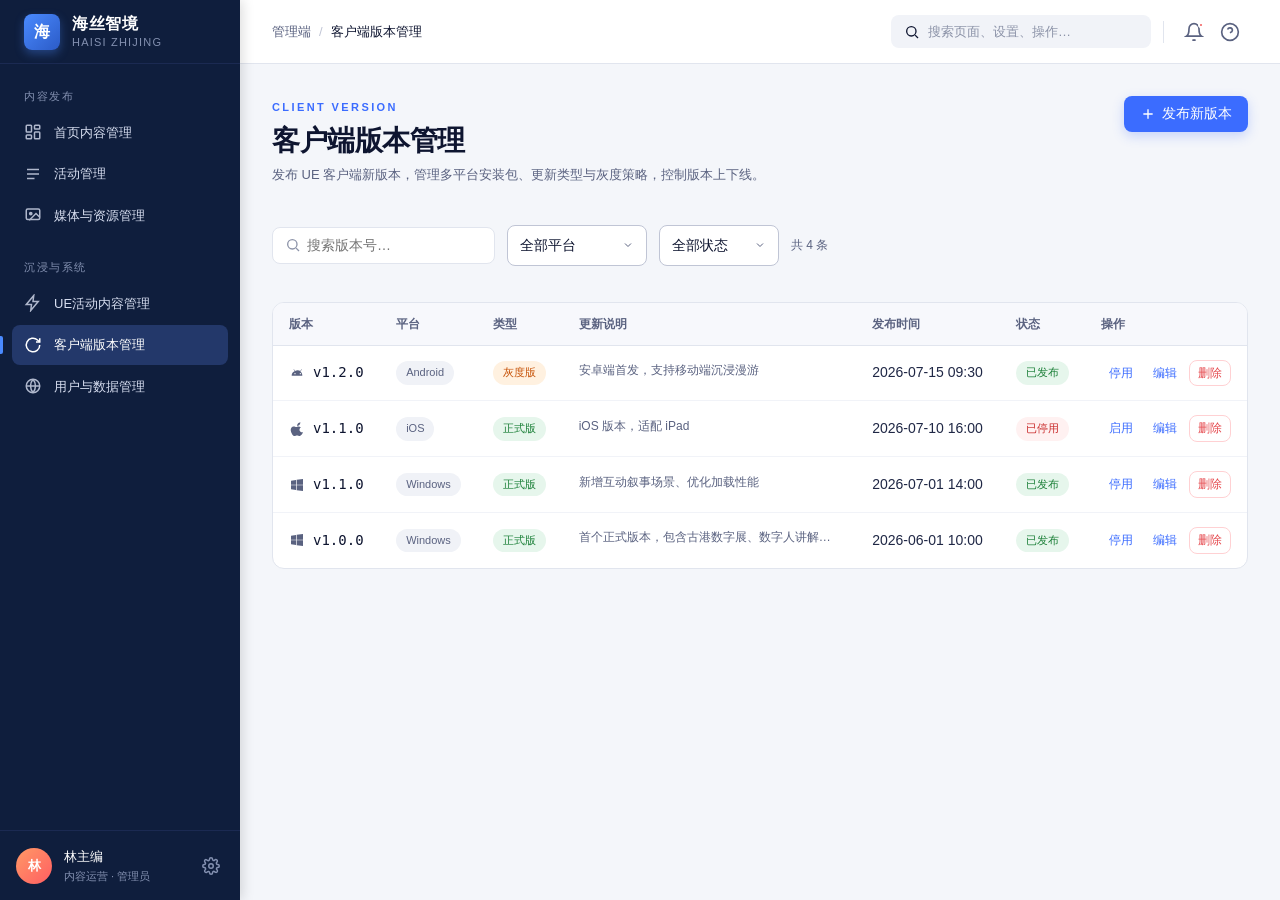
<file: pages/version.html>
<!DOCTYPE html>
<html lang="zh-CN">
<head>
  <meta charset="UTF-8">
  <meta name="viewport" content="width=device-width, initial-scale=1.0">
  <meta name="description" content="海丝智境 · 内容运营管理端 · 客户端版本管理">
  <title>客户端版本管理 · 海丝智境管理端</title>

  <link rel="stylesheet" href="../css/variables.css">
  <link rel="stylesheet" href="../css/reset.css">
  <link rel="stylesheet" href="../css/sidebar.css">
  <link rel="stylesheet" href="../css/layout.css">
  <link rel="stylesheet" href="../css/main.css">
  <link rel="stylesheet" href="../css/components.css">
</head>
<body>

<div class="app">

  <aside class="sidebar">
    <div class="sidebar__brand">
      <div class="sidebar__logo">海</div>
      <div class="sidebar__brand-text">
        <span class="sidebar__brand-name">海丝智境</span>
        <span class="sidebar__brand-slogan">HAISI ZHIJING</span>
      </div>
    </div>

    <nav class="sidebar__nav">
      <div class="sidebar__group">
        <div class="sidebar__group-title">内容发布</div>
        <a class="sidebar__item" href="home-content.html" data-page="home-content">
          <svg class="sidebar__icon" viewBox="0 0 24 24" fill="none" stroke="currentColor" stroke-width="2"><rect x="3" y="3" width="7" height="9" rx="1"/><rect x="14" y="3" width="7" height="5" rx="1"/><rect x="14" y="12" width="7" height="9" rx="1"/><rect x="3" y="16" width="7" height="5" rx="1"/></svg>
          <span class="sidebar__label">首页内容管理</span>
        </a>
        <a class="sidebar__item" href="activity.html" data-page="activity">
          <svg class="sidebar__icon" viewBox="0 0 24 24" fill="none" stroke="currentColor" stroke-width="2"><path d="M4 6h16M4 12h16M4 18h10"/></svg>
          <span class="sidebar__label">活动管理</span>
        </a>
        <a class="sidebar__item" href="../index.html" data-page="media">
          <svg class="sidebar__icon" viewBox="0 0 24 24" fill="none" stroke="currentColor" stroke-width="2"><rect x="3" y="4" width="18" height="14" rx="2"/><circle cx="9" cy="10" r="1.5" fill="currentColor"/><path d="M21 15l-5-5-9 9"/></svg>
          <span class="sidebar__label">媒体与资源管理</span>
        </a>
      </div>

      <div class="sidebar__group">
        <div class="sidebar__group-title">沉浸与系统</div>
        <a class="sidebar__item" href="ue-content.html" data-page="ue-content">
          <svg class="sidebar__icon" viewBox="0 0 24 24" fill="none" stroke="currentColor" stroke-width="2"><path d="M13 2L3 14h7l-1 8 10-12h-7l1-8z"/></svg>
          <span class="sidebar__label">UE活动内容管理</span>
        </a>
        <a class="sidebar__item sidebar__item--active" href="version.html" data-page="version">
          <svg class="sidebar__icon" viewBox="0 0 24 24" fill="none" stroke="currentColor" stroke-width="2"><path d="M21 12a9 9 0 11-3-6.7L21 8"/><path d="M21 3v5h-5"/></svg>
          <span class="sidebar__label">客户端版本管理</span>
        </a>
        <a class="sidebar__item" href="user-data.html" data-page="user-data">
          <svg class="sidebar__icon" viewBox="0 0 24 24" fill="none" stroke="currentColor" stroke-width="2"><circle cx="12" cy="12" r="9"/><path d="M3 12h18M12 3a14 14 0 010 18M12 3a14 14 0 000 18"/></svg>
          <span class="sidebar__label">用户与数据管理</span>
        </a>
      </div>
    </nav>

    <div class="sidebar__user">
      <div class="sidebar__avatar">林</div>
      <div class="sidebar__user-info">
        <div class="sidebar__user-name">林主编</div>
        <div class="sidebar__user-role">内容运营 · 管理员</div>
      </div>
      <button class="sidebar__user-action" title="设置">
        <svg width="18" height="18" viewBox="0 0 24 24" fill="none" stroke="currentColor" stroke-width="2"><circle cx="12" cy="12" r="3"/><path d="M19.4 15a1.7 1.7 0 00.3 1.8l.1.1a2 2 0 11-2.8 2.8l-.1-.1a1.7 1.7 0 00-1.8-.3 1.7 1.7 0 00-1 1.5V21a2 2 0 11-4 0v-.1a1.7 1.7 0 00-1.1-1.5 1.7 1.7 0 00-1.8.3l-.1.1a2 2 0 11-2.8-2.8l.1-.1a1.7 1.7 0 00.3-1.8 1.7 1.7 0 00-1.5-1H3a2 2 0 110-4h.1a1.7 1.7 0 001.5-1.1 1.7 1.7 0 00-.3-1.8l-.1-.1a2 2 0 112.8-2.8l.1.1a1.7 1.7 0 001.8.3H9a1.7 1.7 0 001-1.5V3a2 2 0 114 0v.1a1.7 1.7 0 001 1.5 1.7 1.7 0 001.8-.3l.1-.1a2 2 0 112.8 2.8l-.1.1a1.7 1.7 0 00-.3 1.8V9a1.7 1.7 0 001.5 1H21a2 2 0 110 4h-.1a1.7 1.7 0 00-1.5 1z"/></svg>
      </button>
    </div>
  </aside>

  <div class="main">
    <header class="topbar">
      <div class="topbar__breadcrumb">
        <span class="topbar__breadcrumb-item">管理端</span>
        <span class="topbar__breadcrumb-sep">/</span>
        <span class="topbar__breadcrumb-item topbar__breadcrumb-item--current">客户端版本管理</span>
      </div>
      <div class="topbar__spacer"></div>
      <div class="topbar__search">
        <svg width="16" height="16" viewBox="0 0 24 24" fill="none" stroke="currentColor" stroke-width="2"><circle cx="11" cy="11" r="7"/><path d="M21 21l-4.3-4.3"/></svg>
        <input type="text" placeholder="搜索页面、设置、操作…">
      </div>
      <div class="topbar__divider"></div>
      <button class="topbar__icon-btn" title="消息">
        <svg width="20" height="20" viewBox="0 0 24 24" fill="none" stroke="currentColor" stroke-width="2"><path d="M18 8a6 6 0 10-12 0c0 7-3 9-3 9h18s-3-2-3-9M13.7 21a2 2 0 01-3.4 0"/></svg>
        <span class="dot"></span>
      </button>
      <button class="topbar__icon-btn" title="帮助">
        <svg width="20" height="20" viewBox="0 0 24 24" fill="none" stroke="currentColor" stroke-width="2"><circle cx="12" cy="12" r="10"/><path d="M9.1 9a3 3 0 015.8 1c0 2-3 3-3 3M12 17h.01"/></svg>
      </button>
    </header>

    <div class="workspace">
      <main class="content">
        <div class="page-header">
          <div class="page-header__heading">
            <div class="page-eyebrow">CLIENT VERSION</div>
            <h1 class="page-title">客户端版本管理</h1>
            <p class="page-subtitle">发布 UE 客户端新版本，管理多平台安装包、更新类型与灰度策略，控制版本上下线。</p>
          </div>
          <button class="btn btn--primary" id="btn-add">
            <svg width="16" height="16" viewBox="0 0 24 24" fill="none" stroke="currentColor" stroke-width="2"><path d="M12 5v14M5 12h14"/></svg>
            发布新版本
          </button>
        </div>

        <div class="toolbar">
          <div class="toolbar__left">
            <div class="toolbar__search">
              <svg width="16" height="16" viewBox="0 0 24 24" fill="none" stroke="currentColor" stroke-width="2"><circle cx="11" cy="11" r="7"/><path d="M21 21l-4.3-4.3"/></svg>
              <input type="text" id="search-input" placeholder="搜索版本号…">
            </div>
            <select class="form__select" id="filter-platform" style="width:auto;min-width:140px">
              <option value="">全部平台</option>
              <option value="Windows">Windows</option>
              <option value="Android">Android</option>
              <option value="iOS">iOS</option>
            </select>
            <select class="form__select" id="filter-status" style="width:auto;min-width:120px">
              <option value="">全部状态</option>
              <option value="已发布">已发布</option>
              <option value="已停用">已停用</option>
            </select>
            <span class="toolbar__count" id="count-text"></span>
          </div>
        </div>

        <div id="table-mount"></div>
      </main>
    </div>
  </div>
</div>

<script src="../js/crud.js"></script>
<script src="../js/version.js"></script>
</body>
</html>
</file>
<file: css/sidebar.css>
/* ==========================================================================
   侧边栏：深蓝色固定列
   ========================================================================== */

.sidebar {
  width: var(--layout-side-w);
  height: 100vh;
  background: var(--c-side-bg);
  color: var(--c-side-ink);
  display: flex;
  flex-direction: column;
  position: fixed;
  left: 0;
  top: 0;
  z-index: var(--z-sticky);
  box-shadow: var(--sh-side);
}

/* --- Logo 区 --- */
.sidebar__brand {
  display: flex;
  align-items: center;
  gap: var(--sp-3);
  padding: 0 var(--sp-6);
  height: var(--layout-topbar-h);
  border-bottom: 1px solid var(--c-side-divider);
  flex-shrink: 0;
}

.sidebar__logo {
  width: 36px;
  height: 36px;
  border-radius: var(--r-md);
  background: linear-gradient(135deg, var(--c-side-brand) 0%, #2B5BC7 100%);
  display: grid;
  place-items: center;
  color: #fff;
  font-weight: var(--fw-bold);
  font-size: var(--fs-lg);
  letter-spacing: -.5px;
  box-shadow: 0 4px 10px rgba(74, 138, 255, .35);
}

.sidebar__brand-text {
  display: flex;
  flex-direction: column;
  line-height: 1.25;
}

.sidebar__brand-name {
  color: #fff;
  font-size: var(--fs-lg);
  font-weight: var(--fw-semibold);
  letter-spacing: .5px;
}

.sidebar__brand-slogan {
  color: var(--c-side-ink-dim);
  font-size: var(--fs-xs);
  letter-spacing: 1.2px;
  margin-top: 2px;
}

/* --- 导航 --- */
.sidebar__nav {
  flex: 1;
  overflow-y: auto;
  padding: var(--sp-4) var(--sp-3);
}

.sidebar__group {
  margin-bottom: var(--sp-4);
}

.sidebar__group-title {
  color: var(--c-side-ink-dim);
  font-size: var(--fs-xs);
  letter-spacing: 1.5px;
  padding: var(--sp-2) var(--sp-3);
  text-transform: uppercase;
  font-weight: var(--fw-medium);
}

.sidebar__item {
  display: flex;
  align-items: center;
  gap: var(--sp-3);
  padding: 10px var(--sp-3);
  border-radius: var(--r-md);
  color: var(--c-side-ink);
  cursor: pointer;
  transition: background var(--tx-base), color var(--tx-base);
  position: relative;
  margin-bottom: 2px;
}

.sidebar__item:hover {
  background: rgba(255, 255, 255, .04);
}

.sidebar__item--active {
  background: var(--c-side-item-active);
  color: #fff;
}

.sidebar__item--active::before {
  content: "";
  position: absolute;
  left: -12px;
  top: 50%;
  transform: translateY(-50%);
  width: 3px;
  height: 18px;
  background: var(--c-side-brand);
  border-radius: 0 2px 2px 0;
}

.sidebar__icon {
  width: 18px;
  height: 18px;
  flex-shrink: 0;
  color: inherit;
  opacity: .8;
}

.sidebar__item--active .sidebar__icon {
  opacity: 1;
}

.sidebar__label {
  font-size: var(--fs-md);
  font-weight: var(--fw-medium);
  flex: 1;
}

.sidebar__badge {
  background: var(--c-brand-500);
  color: #fff;
  font-size: var(--fs-xs);
  padding: 1px 7px;
  border-radius: var(--r-pill);
  font-weight: var(--fw-medium);
}

/* --- 底部用户区 --- */
.sidebar__user {
  padding: var(--sp-4);
  border-top: 1px solid var(--c-side-divider);
  display: flex;
  align-items: center;
  gap: var(--sp-3);
  flex-shrink: 0;
}

.sidebar__avatar {
  width: 36px;
  height: 36px;
  border-radius: var(--r-pill);
  background: linear-gradient(135deg, #FF9966 0%, #FF5E62 100%);
  display: grid;
  place-items: center;
  color: #fff;
  font-weight: var(--fw-semibold);
  font-size: var(--fs-md);
  flex-shrink: 0;
}

.sidebar__user-info {
  flex: 1;
  min-width: 0;
}

.sidebar__user-name {
  color: #fff;
  font-size: var(--fs-md);
  font-weight: var(--fw-medium);
  overflow: hidden;
  text-overflow: ellipsis;
  white-space: nowrap;
}

.sidebar__user-role {
  color: var(--c-side-ink-dim);
  font-size: var(--fs-xs);
  margin-top: 1px;
}

.sidebar__user-action {
  color: var(--c-side-ink-dim);
  padding: var(--sp-1);
  border-radius: var(--r-sm);
  transition: color var(--tx-base);
}

.sidebar__user-action:hover { color: #fff; }
</file>
<file: css/layout.css>
/* ==========================================================================
   整体布局：侧栏 + 主区（顶部栏 + 内容 + 详情面板）
   ========================================================================== */

.app {
  display: flex;
  min-height: 100vh;
}

.main {
  margin-left: var(--layout-side-w);
  flex: 1;
  display: flex;
  flex-direction: column;
  min-width: 0;
  height: 100vh;
}

/* --- 顶部栏 --- */
.topbar {
  height: var(--layout-topbar-h);
  background: var(--c-card);
  border-bottom: 1px solid var(--c-ink-200);
  display: flex;
  align-items: center;
  padding: 0 var(--sp-7);
  flex-shrink: 0;
  position: relative;
  z-index: calc(var(--z-sticky) - 1);
}

.topbar__breadcrumb {
  display: flex;
  align-items: center;
  gap: var(--sp-2);
  color: var(--c-ink-500);
  font-size: var(--fs-md);
}

.topbar__breadcrumb-item { color: var(--c-ink-500); }
.topbar__breadcrumb-item--current { color: var(--c-ink-900); font-weight: var(--fw-medium); }
.topbar__breadcrumb-sep { color: var(--c-ink-300); }

.topbar__spacer { flex: 1; }

.topbar__search {
  display: flex;
  align-items: center;
  gap: var(--sp-2);
  background: var(--c-ink-100);
  border: 1px solid transparent;
  border-radius: var(--r-md);
  padding: 6px var(--sp-3);
  width: 260px;
  transition: border-color var(--tx-base);
}

.topbar__search:focus-within { border-color: var(--c-brand-500); }

.topbar__search input {
  background: none;
  border: none;
  outline: none;
  flex: 1;
  font-size: var(--fs-md);
  color: var(--c-ink-900);
}

.topbar__search input::placeholder { color: var(--c-ink-400); }

.topbar__icon-btn {
  width: 36px;
  height: 36px;
  border-radius: var(--r-md);
  display: grid;
  place-items: center;
  color: var(--c-ink-500);
  transition: background var(--tx-base), color var(--tx-base);
}

.topbar__icon-btn:hover {
  background: var(--c-ink-100);
  color: var(--c-ink-900);
}

.topbar__icon-btn .dot {
  position: absolute;
  width: 6px;
  height: 6px;
  background: #F25C5C;
  border-radius: 50%;
  top: 8px;
  right: 8px;
  border: 2px solid #fff;
}

.topbar__icon-btn { position: relative; }

.topbar__divider {
  width: 1px;
  height: 22px;
  background: var(--c-ink-200);
  margin: 0 var(--sp-3);
}

/* --- 主区滚动容器 --- */
.workspace {
  flex: 1;
  display: flex;
  overflow: hidden;
}

.content {
  flex: 1;
  overflow-y: auto;
  padding: var(--sp-7);
  min-width: 0;
}
</file>
<file: css/main.css>
/* ==========================================================================
   主内容区：页面标题 + 提示条 + 筛选条
   ========================================================================== */

.page-header {
  display: flex;
  align-items: flex-start;
  justify-content: space-between;
  gap: var(--sp-4);
  margin-bottom: var(--sp-5);
}

.page-header__heading {
  flex: 1;
  min-width: 0;
}

.page-eyebrow {
  display: inline-block;
  color: var(--c-brand-500);
  font-size: var(--fs-xs);
  letter-spacing: 2.4px;
  font-weight: var(--fw-semibold);
  margin-bottom: var(--sp-2);
}

.page-title {
  font-size: var(--fs-3xl);
  font-weight: var(--fw-bold);
  color: var(--c-ink-900);
  letter-spacing: -.5px;
  line-height: 1.2;
}

.page-subtitle {
  margin-top: var(--sp-2);
  color: var(--c-ink-500);
  font-size: var(--fs-md);
}

/* --- 上传按钮 --- */
.btn {
  display: inline-flex;
  align-items: center;
  gap: var(--sp-2);
  padding: 10px var(--sp-5);
  border-radius: var(--r-md);
  font-size: var(--fs-md);
  font-weight: var(--fw-medium);
  transition: background var(--tx-base), transform var(--tx-fast), box-shadow var(--tx-base);
  white-space: nowrap;
  border: 1px solid transparent;
}

.btn:active { transform: scale(.98); }

.btn--primary {
  background: var(--c-brand-500);
  color: #fff;
  box-shadow: 0 4px 12px rgba(59, 108, 255, .25);
}

.btn--primary:hover {
  background: var(--c-brand-600);
  box-shadow: 0 6px 18px rgba(59, 108, 255, .35);
}

.btn--ghost {
  background: var(--c-card);
  border-color: var(--c-ink-200);
  color: var(--c-ink-700);
}

.btn--ghost:hover {
  border-color: var(--c-brand-500);
  color: var(--c-brand-500);
}

.btn .icon { width: 16px; height: 16px; }

/* --- 提示条 --- */
.notice {
  display: flex;
  align-items: center;
  gap: var(--sp-3);
  background: var(--c-info-bg);
  border: 1px solid #C9DCFF;
  border-left: 3px solid var(--c-brand-500);
  border-radius: var(--r-md);
  padding: var(--sp-3) var(--sp-4);
  margin-bottom: var(--sp-6);
  font-size: var(--fs-md);
  color: var(--c-ink-700);
}

.notice__icon {
  width: 18px;
  height: 18px;
  color: var(--c-info-ink);
  flex-shrink: 0;
}

.notice__text { flex: 1; line-height: 1.6; }

.notice__text strong { color: var(--c-info-ink); font-weight: var(--fw-semibold); }

.notice__action {
  color: var(--c-info-ink);
  font-size: var(--fs-md);
  font-weight: var(--fw-medium);
  display: inline-flex;
  align-items: center;
  gap: 4px;
}

.notice__action:hover { text-decoration: underline; }

/* --- 筛选条 --- */
.toolbar {
  display: flex;
  align-items: center;
  gap: var(--sp-4);
  margin-bottom: var(--sp-5);
  flex-wrap: wrap;
}

.tabs {
  display: flex;
  align-items: center;
  gap: var(--sp-1);
  background: var(--c-card);
  border: 1px solid var(--c-ink-200);
  border-radius: var(--r-md);
  padding: 4px;
}

.tab {
  display: inline-flex;
  align-items: center;
  gap: var(--sp-2);
  padding: 6px var(--sp-4);
  border-radius: var(--r-sm);
  font-size: var(--fs-md);
  color: var(--c-ink-500);
  cursor: pointer;
  transition: background var(--tx-base), color var(--tx-base);
  font-weight: var(--fw-medium);
}

.tab:hover { color: var(--c-ink-900); }

.tab--active {
  background: var(--c-brand-50);
  color: var(--c-brand-500);
  font-weight: var(--fw-semibold);
}

.tab__count {
  background: var(--c-ink-100);
  color: var(--c-ink-500);
  font-size: var(--fs-xs);
  padding: 1px 6px;
  border-radius: var(--r-pill);
  font-weight: var(--fw-medium);
}

.tab--active .tab__count {
  background: var(--c-brand-500);
  color: #fff;
}

.toolbar__spacer { flex: 1; }

.search {
  display: flex;
  align-items: center;
  gap: var(--sp-2);
  background: var(--c-card);
  border: 1px solid var(--c-ink-200);
  border-radius: var(--r-md);
  padding: 6px var(--sp-3);
  width: 280px;
  transition: border-color var(--tx-base);
}

.search:focus-within { border-color: var(--c-brand-500); }

.search__icon { color: var(--c-ink-400); flex-shrink: 0; }
.search input { flex: 1; border: none; background: none; outline: none; font-size: var(--fs-md); }
.search input::placeholder { color: var(--c-ink-400); }

.toolbar__select {
  background: var(--c-card);
  border: 1px solid var(--c-ink-200);
  border-radius: var(--r-md);
  padding: 6px var(--sp-3);
  font-size: var(--fs-md);
  color: var(--c-ink-700);
  cursor: pointer;
  display: inline-flex;
  align-items: center;
  gap: var(--sp-2);
}

.toolbar__select:hover { border-color: var(--c-ink-300); }

.view-toggle {
  display: inline-flex;
  background: var(--c-card);
  border: 1px solid var(--c-ink-200);
  border-radius: var(--r-md);
  padding: 3px;
}

.view-toggle__btn {
  width: 32px;
  height: 28px;
  border-radius: var(--r-sm);
  display: grid;
  place-items: center;
  color: var(--c-ink-400);
  transition: background var(--tx-base), color var(--tx-base);
}

.view-toggle__btn--active {
  background: var(--c-brand-50);
  color: var(--c-brand-500);
}

/* --- 列表元信息 --- */
.meta-row {
  display: flex;
  align-items: center;
  justify-content: space-between;
  margin-bottom: var(--sp-4);
  color: var(--c-ink-500);
  font-size: var(--fs-md);
}

.meta-row__sort {
  display: inline-flex;
  align-items: center;
  gap: var(--sp-1);
  cursor: pointer;
}

.meta-row__sort:hover { color: var(--c-ink-900); }
</file>
<file: css/cards.css>
/* ==========================================================================
   资源卡片：4 列网格
   缩略图用渐变 + 装饰几何体模拟各种视觉
   ========================================================================== */

.card-grid {
  display: grid;
  grid-template-columns: repeat(4, minmax(0, 1fr));
  gap: var(--sp-5);
}

@media (max-width: 1480px) {
  .card-grid { grid-template-columns: repeat(3, minmax(0, 1fr)); }
}

.resource-card {
  background: var(--c-card);
  border-radius: var(--r-lg);
  overflow: hidden;
  box-shadow: var(--sh-1);
  border: 1px solid transparent;
  cursor: pointer;
  transition: box-shadow var(--tx-base), transform var(--tx-base), border-color var(--tx-base);
  display: flex;
  flex-direction: column;
}

.resource-card:hover {
  box-shadow: var(--sh-3);
  transform: translateY(-2px);
}

.resource-card--active {
  border-color: var(--c-brand-500);
  box-shadow: 0 0 0 3px var(--c-brand-50), var(--sh-3);
}

/* --- 缩略图：渐变 + 装饰 --- */
.resource-card__thumb {
  position: relative;
  aspect-ratio: 16 / 10;
  background: var(--c-ink-100);
  overflow: hidden;
}

/* 不同类型的缩略图配色（用类名切换） */
.thumb--hero {
  background: linear-gradient(135deg, #1F4046 0%, #2D7A6E 50%, #88B0A8 100%);
}
.thumb--poster {
  background: linear-gradient(135deg, #1B3A4D 0%, #2C5F75 50%, #1B3A4D 100%);
}
.thumb--cg {
  background: linear-gradient(135deg, #2A1F4A 0%, #4A2C7A 50%, #6B4D9C 100%);
}
.thumb--scene {
  background: linear-gradient(135deg, #F5B49C 0%, #E08A6A 60%, #C4644A 100%);
}
.thumb--video {
  background: linear-gradient(135deg, #1A2D5C 0%, #2D4A8C 50%, #4A6BA8 100%);
}
.thumb--doc {
  background: linear-gradient(135deg, #C99477 0%, #B86F4D 100%);
}
.thumb--empty {
  background: linear-gradient(135deg, #F1DECB 0%, #E8C5A8 100%);
}

/* 缩略图上的几何装饰（CSS 画） */
.thumb-deco {
  position: absolute;
  inset: 0;
  pointer-events: none;
}

.thumb-deco__sun {
  position: absolute;
  top: 50%;
  left: 50%;
  transform: translate(-50%, -65%);
  width: 60%;
  aspect-ratio: 1;
  border-radius: 50%;
  background: radial-gradient(ellipse at center, rgba(255, 220, 130, .95) 0%, rgba(255, 180, 80, .7) 40%, rgba(255, 150, 50, 0) 70%);
  filter: blur(2px);
}

.thumb-deco__rays {
  position: absolute;
  top: 50%;
  left: 50%;
  width: 80%;
  height: 1px;
  background: linear-gradient(90deg, transparent 0%, rgba(255, 240, 200, .35) 50%, transparent 100%);
  transform: translate(-50%, -50%) rotate(-25deg);
}

.thumb-deco__ship {
  position: absolute;
  bottom: 18%;
  left: 50%;
  transform: translateX(-50%);
  width: 28%;
  height: 6px;
  background: rgba(0, 0, 0, .35);
  border-radius: 50% / 100%;
  filter: blur(3px);
}

.thumb-deco__frame {
  position: absolute;
  inset: 12% 18% 28% 18%;
  border: 1px solid rgba(255, 255, 255, .15);
  border-radius: var(--r-md);
}

.thumb-deco__diagonal {
  position: absolute;
  top: -20%;
  right: -10%;
  width: 60%;
  height: 140%;
  background: linear-gradient(135deg, transparent 45%, rgba(255, 255, 255, .12) 50%, transparent 55%);
  transform: rotate(20deg);
}

/* 文档/PDF 类型：显示大写 PDF 字样 */
.thumb-label {
  position: absolute;
  top: 50%;
  left: 50%;
  transform: translate(-50%, -50%);
  color: rgba(184, 73, 45, .85);
  font-size: 56px;
  font-weight: var(--fw-bold);
  letter-spacing: 6px;
  font-family: var(--ff-mono);
}

/* 视频/资源上的播放按钮 */
.thumb-play {
  position: absolute;
  top: 50%;
  left: 50%;
  transform: translate(-50%, -50%);
  width: 44px;
  height: 44px;
  border-radius: 50%;
  background: rgba(255, 255, 255, .25);
  backdrop-filter: blur(6px);
  -webkit-backdrop-filter: blur(6px);
  border: 1.5px solid rgba(255, 255, 255, .6);
  display: grid;
  place-items: center;
  color: #fff;
  transition: transform var(--tx-base), background var(--tx-base);
}

.resource-card:hover .thumb-play {
  transform: translate(-50%, -50%) scale(1.08);
  background: rgba(255, 255, 255, .35);
}

.thumb-play svg { margin-left: 2px; }

/* 缩略图右上角的"未发布/草稿"小标 */
.thumb-status {
  position: absolute;
  top: var(--sp-2);
  left: var(--sp-2);
  display: inline-flex;
  align-items: center;
  gap: 4px;
  padding: 2px 8px;
  background: rgba(0, 0, 0, .55);
  color: #fff;
  border-radius: var(--r-pill);
  font-size: var(--fs-xs);
  font-weight: var(--fw-medium);
  backdrop-filter: blur(4px);
}

.thumb-status__dot {
  width: 5px;
  height: 5px;
  border-radius: 50%;
  background: #FFB740;
}

/* 缩略图右上角的操作（悬浮时显示） */
.thumb-actions {
  position: absolute;
  top: var(--sp-2);
  right: var(--sp-2);
  display: flex;
  gap: 4px;
  opacity: 0;
  transform: translateY(-4px);
  transition: opacity var(--tx-base), transform var(--tx-base);
}

.resource-card:hover .thumb-actions {
  opacity: 1;
  transform: translateY(0);
}

.thumb-actions__btn {
  width: 28px;
  height: 28px;
  border-radius: 50%;
  background: rgba(255, 255, 255, .9);
  color: var(--c-ink-700);
  display: grid;
  place-items: center;
  transition: background var(--tx-base), color var(--tx-base);
}

.thumb-actions__btn:hover {
  background: #fff;
  color: var(--c-brand-500);
}

/* --- 卡片正文 --- */
.resource-card__body {
  padding: var(--sp-3) var(--sp-4);
  display: flex;
  flex-direction: column;
  gap: 4px;
  border-top: 1px solid var(--c-ink-100);
}

.resource-card__name {
  font-size: var(--fs-md);
  font-weight: var(--fw-semibold);
  color: var(--c-ink-900);
  overflow: hidden;
  text-overflow: ellipsis;
  white-space: nowrap;
  line-height: 1.4;
}

.resource-card__meta {
  display: flex;
  align-items: center;
  gap: 4px;
  color: var(--c-ink-500);
  font-size: var(--fs-xs);
  font-family: var(--ff-mono);
}

.resource-card__meta-sep { color: var(--c-ink-300); }

/* --- 卡片底部：已挂载标签 --- */
.resource-card__foot {
  padding: 0 var(--sp-4) var(--sp-3);
  display: flex;
  align-items: center;
  justify-content: flex-end;
}

.badge {
  display: inline-flex;
  align-items: center;
  gap: 4px;
  padding: 2px 8px;
  border-radius: var(--r-pill);
  font-size: var(--fs-xs);
  font-weight: var(--fw-medium);
}

.badge--mounted {
  background: var(--c-warn-bg);
  color: var(--c-warn-ink);
}

.badge--tag {
  background: var(--c-tag-bg);
  color: var(--c-tag-ink);
}

.badge--type {
  background: var(--c-ink-100);
  color: var(--c-ink-500);
  text-transform: uppercase;
  letter-spacing: 1px;
}
</file>
<file: css/detail-panel.css>
/* ==========================================================================
   右侧资源详情面板
   ========================================================================== */

.detail-panel {
  width: var(--layout-detail-w);
  background: var(--c-card);
  border-left: 1px solid var(--c-ink-200);
  display: flex;
  flex-direction: column;
  flex-shrink: 0;
  transition: margin-right var(--tx-slow), width var(--tx-slow);
  overflow: hidden;
}

.detail-panel--collapsed {
  margin-right: calc(-1 * var(--layout-detail-w));
  border-left-color: transparent;
}

.detail-panel__head {
  height: var(--layout-topbar-h);
  display: flex;
  align-items: center;
  justify-content: space-between;
  padding: 0 var(--sp-5);
  border-bottom: 1px solid var(--c-ink-200);
  flex-shrink: 0;
}

.detail-panel__title {
  font-size: var(--fs-lg);
  font-weight: var(--fw-semibold);
  color: var(--c-ink-900);
}

.detail-panel__close {
  width: 32px;
  height: 32px;
  border-radius: var(--r-md);
  display: grid;
  place-items: center;
  color: var(--c-ink-500);
  transition: background var(--tx-base);
}

.detail-panel__close:hover { background: var(--c-ink-100); }

.detail-panel__body {
  flex: 1;
  overflow-y: auto;
  padding: var(--sp-5);
}

/* --- 缩略图 --- */
.detail-panel__thumb {
  border-radius: var(--r-md);
  overflow: hidden;
  margin-bottom: var(--sp-4);
  position: relative;
}

/* --- 标题区 --- */
.detail-panel__heading {
  margin-bottom: var(--sp-5);
}

.detail-panel__name {
  font-size: var(--fs-xl);
  font-weight: var(--fw-semibold);
  color: var(--c-ink-900);
  line-height: 1.4;
  margin-bottom: var(--sp-2);
}

.detail-panel__asset-id {
  display: inline-flex;
  align-items: center;
  gap: var(--sp-2);
  font-family: var(--ff-mono);
  font-size: var(--fs-sm);
  color: var(--c-ink-500);
  background: var(--c-ink-100);
  padding: 3px 10px;
  border-radius: var(--r-pill);
}

/* --- 信息表格 --- */
.detail-panel__table {
  width: 100%;
  border-collapse: collapse;
  margin-bottom: var(--sp-5);
}

.detail-panel__table tr {
  border-bottom: 1px dashed var(--c-ink-200);
}

.detail-panel__table tr:last-child { border-bottom: none; }

.detail-panel__table th,
.detail-panel__table td {
  text-align: left;
  padding: var(--sp-3) 0;
  font-size: var(--fs-md);
  vertical-align: top;
}

.detail-panel__table th {
  width: 88px;
  color: var(--c-ink-500);
  font-weight: var(--fw-regular);
  white-space: nowrap;
}

.detail-panel__table td {
  color: var(--c-ink-900);
  font-weight: var(--fw-medium);
}

/* --- 引用关系 --- */
.detail-panel__section {
  border-top: 1px solid var(--c-ink-200);
  padding-top: var(--sp-5);
}

.detail-panel__section-title {
  display: flex;
  align-items: center;
  justify-content: space-between;
  font-size: var(--fs-md);
  font-weight: var(--fw-semibold);
  color: var(--c-ink-900);
  margin-bottom: var(--sp-3);
}

.detail-panel__section-count {
  background: var(--c-warn-bg);
  color: var(--c-warn-ink);
  font-size: var(--fs-xs);
  padding: 1px 8px;
  border-radius: var(--r-pill);
  font-weight: var(--fw-semibold);
}

.reference-list {
  display: flex;
  flex-direction: column;
  gap: var(--sp-3);
}

.reference-item {
  display: flex;
  align-items: center;
  gap: var(--sp-3);
  padding: var(--sp-3);
  background: var(--c-ink-50);
  border-radius: var(--r-md);
  border: 1px solid var(--c-ink-100);
  transition: border-color var(--tx-base);
}

.reference-item:hover { border-color: var(--c-ink-300); }

.reference-item__icon {
  width: 36px;
  height: 36px;
  border-radius: var(--r-md);
  background: var(--c-brand-50);
  color: var(--c-brand-500);
  display: grid;
  place-items: center;
  flex-shrink: 0;
}

.reference-item__info { flex: 1; min-width: 0; }
.reference-item__name {
  font-size: var(--fs-md);
  font-weight: var(--fw-medium);
  color: var(--c-ink-900);
  margin-bottom: 2px;
  overflow: hidden;
  text-overflow: ellipsis;
  white-space: nowrap;
}
.reference-item__meta { color: var(--c-ink-500); font-size: var(--fs-xs); }

.reference-item__action {
  color: var(--c-brand-500);
  font-size: var(--fs-md);
  font-weight: var(--fw-medium);
}

/* --- 保护提示 --- */
.protected-banner {
  margin-top: var(--sp-5);
  background: var(--c-info-bg);
  border: 1px solid #C9DCFF;
  border-radius: var(--r-md);
  padding: var(--sp-3) var(--sp-4);
  display: flex;
  align-items: center;
  gap: var(--sp-2);
  color: var(--c-info-ink);
  font-size: var(--fs-md);
  font-weight: var(--fw-medium);
}

.protected-banner svg { flex-shrink: 0; }

/* --- 打开/关闭详情按钮（主区右上角）--- */
.detail-toggle {
  position: fixed;
  right: var(--sp-5);
  bottom: var(--sp-5);
  width: 48px;
  height: 48px;
  border-radius: 50%;
  background: var(--c-brand-500);
  color: #fff;
  display: grid;
  place-items: center;
  box-shadow: 0 8px 24px rgba(59, 108, 255, .35);
  z-index: var(--z-sticky);
  transition: background var(--tx-base), transform var(--tx-base);
}

.detail-toggle:hover {
  background: var(--c-brand-600);
  transform: scale(1.05);
}
</file>
<file: css/components.css>
/* ==========================================================================
   通用交互组件样式：弹窗 / 表单 / 表格 / 按钮 / 徽章 / 提示 / 空状态
   所有模块复用，配合 js/crud.js 使用
   ========================================================================== */

/* ---------- 按钮 ---------- */
.btn {
  display: inline-flex; align-items: center; gap: 6px;
  padding: 8px 16px; border: none; border-radius: var(--r-md);
  font-size: var(--fs-base); font-weight: var(--fw-medium);
  font-family: inherit; cursor: pointer; transition: all var(--tx-base);
  white-space: nowrap; line-height: 1.4;
}
.btn:active { transform: translateY(1px); }
.btn--primary { background: var(--c-brand-500); color: #fff; }
.btn--primary:hover { background: var(--c-brand-600); }
.btn--ghost { background: transparent; color: var(--c-ink-700); border: 1px solid var(--c-ink-300); }
.btn--ghost:hover { background: var(--c-ink-100); border-color: var(--c-ink-300); }
.btn--danger { background: #fff; color: #E5484D; border: 1px solid #FFD1D3; }
.btn--danger:hover { background: #FFF1F1; }
.btn--sm { padding: 5px 10px; font-size: var(--fs-sm); }
.btn--icon { padding: 6px; border-radius: var(--r-md); background: transparent; color: var(--c-ink-500); }
.btn--icon:hover { background: var(--c-ink-100); color: var(--c-ink-900); }
.btn--link { background: none; color: var(--c-brand-500); padding: 4px 8px; font-size: var(--fs-sm); }
.btn--link:hover { color: var(--c-brand-600); text-decoration: underline; }
.btn--link.btn--danger { color: #E5484D; }

/* ---------- 工具栏 ---------- */
.toolbar {
  display: flex; align-items: center; gap: var(--sp-3);
  padding: var(--sp-5) 0 var(--sp-4);
  flex-wrap: wrap;
}
.toolbar__left { display: flex; align-items: center; gap: var(--sp-3); flex: 1; }
.toolbar__search {
  display: flex; align-items: center; gap: 6px;
  background: var(--c-card); border: 1px solid var(--c-ink-200);
  border-radius: var(--r-md); padding: 7px 12px; min-width: 220px;
}
.toolbar__search input {
  border: none; outline: none; background: transparent;
  font-size: var(--fs-base); font-family: inherit; flex: 1; color: var(--c-ink-900);
}
.toolbar__search svg { color: var(--c-ink-400); flex-shrink: 0; }
.toolbar__count { font-size: var(--fs-sm); color: var(--c-ink-500); }

/* ---------- 数据表格 ---------- */
.data-table-wrap {
  background: var(--c-card); border: 1px solid var(--c-ink-200);
  border-radius: var(--r-lg); overflow: hidden;
}
.data-table { width: 100%; border-collapse: collapse; font-size: var(--fs-base); }
.data-table thead { background: var(--c-ink-50); }
.data-table th {
  text-align: left; padding: 12px 16px; font-weight: var(--fw-semibold);
  color: var(--c-ink-500); font-size: var(--fs-sm); border-bottom: 1px solid var(--c-ink-200);
  white-space: nowrap;
}
.data-table td {
  padding: 14px 16px; color: var(--c-ink-700); border-bottom: 1px solid var(--c-ink-100);
  vertical-align: middle;
}
.data-table tbody tr { transition: background var(--tx-fast); }
.data-table tbody tr:hover { background: var(--c-ink-50); }
.data-table tbody tr:last-child td { border-bottom: none; }
.data-table__actions { display: flex; gap: 4px; white-space: nowrap; }
.data-table__id { font-family: var(--ff-mono); font-size: var(--fs-sm); color: var(--c-ink-400); }
.data-table__name { font-weight: var(--fw-medium); color: var(--c-ink-900); }

/* ---------- 徽章 ---------- */
.badge {
  display: inline-flex; align-items: center; gap: 4px;
  padding: 3px 10px; border-radius: var(--r-pill);
  font-size: var(--fs-xs); font-weight: var(--fw-medium); line-height: 1.6;
}
.badge--success { background: #E6F6EC; color: #1A7F37; }
.badge--warn    { background: var(--c-warn-bg); color: var(--c-warn-ink); }
.badge--info    { background: var(--c-info-bg); color: var(--c-info-ink); }
.badge--danger  { background: #FFF1F1; color: #C92A2A; }
.badge--neutral { background: var(--c-tag-bg); color: var(--c-tag-ink); }
.badge--brand   { background: var(--c-brand-50); color: var(--c-brand-600); }

/* ---------- 弹窗 ---------- */
.modal-mask {
  position: fixed; inset: 0; background: rgba(14, 21, 48, .45);
  display: flex; align-items: center; justify-content: center;
  z-index: var(--z-modal); animation: maskIn .2s ease;
}
@keyframes maskIn { from { opacity: 0; } to { opacity: 1; } }
.modal {
  background: var(--c-card); border-radius: var(--r-xl);
  box-shadow: var(--sh-4); width: 520px; max-width: 92vw; max-height: 88vh;
  display: flex; flex-direction: column; animation: modalIn .25s cubic-bezier(.22,.61,.36,1);
}
.modal--lg { width: 680px; }
.modal--sm { width: 400px; }
@keyframes modalIn { from { opacity: 0; transform: translateY(16px) scale(.97); } to { opacity: 1; transform: none; } }
.modal__header {
  display: flex; align-items: center; justify-content: space-between;
  padding: 20px 24px 16px; border-bottom: 1px solid var(--c-ink-100);
}
.modal__title { font-size: var(--fs-xl); font-weight: var(--fw-semibold); color: var(--c-ink-900); }
.modal__close {
  width: 32px; height: 32px; border: none; background: transparent; cursor: pointer;
  border-radius: var(--r-md); color: var(--c-ink-400); display: grid; place-items: center;
  transition: all var(--tx-fast);
}
.modal__close:hover { background: var(--c-ink-100); color: var(--c-ink-900); }
.modal__body { padding: 20px 24px; overflow-y: auto; flex: 1; }
.modal__footer {
  display: flex; align-items: center; justify-content: flex-end; gap: var(--sp-3);
  padding: 16px 24px 20px; border-top: 1px solid var(--c-ink-100);
}

/* ---------- 表单 ---------- */
.form__group { margin-bottom: var(--sp-5); }
.form__group:last-child { margin-bottom: 0; }
.form__row { display: flex; gap: var(--sp-4); }
.form__row .form__group { flex: 1; }
.form__label {
  display: block; font-size: var(--fs-sm); font-weight: var(--fw-medium);
  color: var(--c-ink-700); margin-bottom: 6px;
}
.form__label .req { color: #E5484D; margin-left: 2px; }
.form__input, .form__select, .form__textarea {
  width: 100%; padding: 9px 12px; border: 1px solid var(--c-ink-300);
  border-radius: var(--r-md); font-size: var(--fs-base); font-family: inherit;
  color: var(--c-ink-900); background: var(--c-card); transition: all var(--tx-fast);
  outline: none;
}
.form__input:focus, .form__select:focus, .form__textarea:focus {
  border-color: var(--c-brand-500); box-shadow: 0 0 0 3px var(--c-brand-50);
}
.form__textarea { resize: vertical; min-height: 80px; line-height: 1.6; }
.form__select { appearance: none; background-image: url("data:image/svg+xml,%3Csvg xmlns='http://www.w3.org/2000/svg' width='12' height='12' viewBox='0 0 24 24' fill='none' stroke='%235A6280' stroke-width='2'%3E%3Cpath d='M6 9l6 6 6-6'/%3E%3C/svg%3E"); background-repeat: no-repeat; background-position: right 12px center; padding-right: 32px; }
.form__hint { font-size: var(--fs-xs); color: var(--c-ink-400); margin-top: 4px; }
.form__error { font-size: var(--fs-xs); color: #E5484D; margin-top: 4px; display: none; }
.form__group.has-error .form__input,
.form__group.has-error .form__select,
.form__group.has-error .form__textarea { border-color: #E5484D; }
.form__group.has-error .form__error { display: block; }

/* 图片上传字段 */
.form__image-drop {
  border: 2px dashed var(--c-ink-300); border-radius: var(--r-md);
  padding: 24px; text-align: center; cursor: pointer; transition: all var(--tx-base);
  color: var(--c-ink-500); font-size: var(--fs-sm); background: var(--c-ink-50);
}
.form__image-drop:hover { border-color: var(--c-brand-400); background: var(--c-brand-50); color: var(--c-brand-600); }
.form__image-preview { margin-top: 12px; border-radius: var(--r-md); overflow: hidden; max-width: 200px; max-height: 140px; }
.form__image-preview img { width: 100%; height: 100%; object-fit: cover; display: block; }

/* ---------- Toast 提示 ---------- */
.toast-container { position: fixed; top: 24px; right: 24px; z-index: var(--z-toast); display: flex; flex-direction: column; gap: 8px; }
.toast {
  display: flex; align-items: center; gap: 8px; padding: 12px 18px;
  background: var(--c-ink-900); color: #fff; border-radius: var(--r-md);
  font-size: var(--fs-base); box-shadow: var(--sh-3);
  animation: toastIn .25s ease; max-width: 360px;
}
.toast--success { background: #1A7F37; }
.toast--error   { background: #C92A2A; }
.toast--warn    { background: #C7540A; }
@keyframes toastIn { from { opacity: 0; transform: translateX(20px); } to { opacity: 1; transform: none; } }
@keyframes toastOut { to { opacity: 0; transform: translateX(20px); } }

/* ---------- 空状态 ---------- */
.empty-state {
  text-align: center; padding: 60px 20px; color: var(--c-ink-400);
}
.empty-state__icon { margin-bottom: 16px; opacity: .5; }
.empty-state__title { font-size: var(--fs-lg); color: var(--c-ink-500); margin-bottom: 6px; }
.empty-state__desc { font-size: var(--fs-sm); }

/* ---------- 统计卡片（用户与数据管理用） ---------- */
.stat-row { display: grid; grid-template-columns: repeat(4, 1fr); gap: var(--sp-4); margin-bottom: var(--sp-5); }
.stat-card {
  background: var(--c-card); border: 1px solid var(--c-ink-200);
  border-radius: var(--r-lg); padding: var(--sp-5);
}
.stat-card__num { font-size: var(--fs-3xl); font-weight: var(--fw-bold); color: var(--c-ink-900); line-height: 1.2; }
.stat-card__label { font-size: var(--fs-sm); color: var(--c-ink-500); margin-top: 4px; }
.stat-card__trend { font-size: var(--fs-xs); margin-top: 8px; }
.stat-card__trend.up { color: #1A7F37; }
.stat-card__trend.down { color: #C92A2A; }

/* ---------- 头像 ---------- */
.avatar {
  width: 36px; height: 36px; border-radius: 50%; display: inline-grid; place-items: center;
  background: var(--c-brand-100); color: var(--c-brand-600); font-weight: var(--fw-semibold);
  font-size: var(--fs-sm); flex-shrink: 0; overflow: hidden;
}
.avatar img { width: 100%; height: 100%; object-fit: cover; }
.avatar--sm { width: 28px; height: 28px; font-size: var(--fs-xs); }

/* ---------- 缩略图（表格内） ---------- */
.thumb { width: 44px; height: 44px; border-radius: var(--r-sm); object-fit: cover; background: var(--c-ink-100); }
.thumb--placeholder {
  display: inline-grid; place-items: center; color: var(--c-ink-400);
  background: linear-gradient(135deg, var(--c-brand-50), var(--c-ink-100));
}
</file>
<file: css/variables.css>
/* ==========================================================================
   海丝智境 · 设计令牌
   所有颜色、间距、圆角、阴影、字号、字重都从这一处声明
   后续接 Tailwind / CSS-in-JS 改这里即可
   ========================================================================== */

:root {
  /* --- 颜色：中性 --- */
  --c-ink-900: #0E1530;        /* 标题/主文字 */
  --c-ink-700: #1F2745;        /* 正文 */
  --c-ink-500: #5A6280;        /* 次要文字 */
  --c-ink-400: #8C93A8;        /* 弱化文字 */
  --c-ink-300: #C0C5D5;        /* 描边/分割 */
  --c-ink-200: #E1E5EE;        /* 输入框/弱分割 */
  --c-ink-100: #F1F3F8;        /* 块底色 */
  --c-ink-50:  #F7F8FC;        /* 页面最浅底 */
  --c-bg:      #F4F6FA;        /* 主区背景 */
  --c-card:    #FFFFFF;        /* 卡片 */

  /* --- 颜色：品牌 --- */
  --c-brand-50:  #EBF1FF;
  --c-brand-100: #D6E3FF;
  --c-brand-300: #6B8EFF;
  --c-brand-500: #3B6CFF;       /* 主蓝，按钮、链接 */
  --c-brand-600: #2D58E6;
  --c-brand-700: #1F45C2;

  /* --- 颜色：侧边栏 --- */
  --c-side-bg:        #0F1E3D;  /* 深蓝底 */
  --c-side-bg-deep:   #0A1632;  /* 更深 */
  --c-side-item:      #1A2A52;  /* 菜单项 hover/active 底 */
  --c-side-item-active: #23386A;
  --c-side-ink:       #D7DEF0;  /* 菜单文字 */
  --c-side-ink-dim:   #8390B0;  /* 次要 */
  --c-side-brand:     #4A8AFF;  /* logo 高亮 */
  --c-side-divider:   #1B2A52;

  /* --- 颜色：语义 --- */
  --c-warn-bg:    #FFF1E0;       /* 已挂载徽章底 */
  --c-warn-ink:   #C7540A;
  --c-warn-icon:  #FF7A00;
  --c-info-bg:    #EAF2FF;       /* 顶部提示条 */
  --c-info-ink:   #2D58E6;
  --c-tag-bg:     #F0F2F7;
  --c-tag-ink:    #5A6280;
  --c-pdf-bg:     #F2E2D5;
  --c-pdf-ink:    #B8492D;

  /* --- 间距：4 步长 --- */
  --sp-1: 4px;
  --sp-2: 8px;
  --sp-3: 12px;
  --sp-4: 16px;
  --sp-5: 20px;
  --sp-6: 24px;
  --sp-7: 32px;
  --sp-8: 40px;
  --sp-9: 56px;

  /* --- 圆角 --- */
  --r-sm: 4px;
  --r-md: 8px;
  --r-lg: 12px;
  --r-xl: 16px;
  --r-pill: 999px;

  /* --- 阴影 --- */
  --sh-1: 0 1px 2px rgba(15, 30, 61, .04);
  --sh-2: 0 2px 6px rgba(15, 30, 61, .06);
  --sh-3: 0 4px 16px rgba(15, 30, 61, .08);
  --sh-4: 0 12px 32px rgba(15, 30, 61, .12);
  --sh-side: 1px 0 0 rgba(255, 255, 255, .04), 2px 0 12px rgba(0, 0, 0, .15);

  /* --- 字号 --- */
  --fs-xs:  11px;
  --fs-sm:  12px;
  --fs-md:  13px;
  --fs-base: 14px;
  --fs-lg:  16px;
  --fs-xl:  18px;
  --fs-2xl: 22px;
  --fs-3xl: 28px;

  /* --- 行高 --- */
  --lh-tight: 1.2;
  --lh-base:  1.5;

  /* --- 字重 --- */
  --fw-regular: 400;
  --fw-medium:  500;
  --fw-semibold: 600;
  --fw-bold:    700;

  /* --- 字体栈 --- */
  --ff-sans: "PingFang SC", "Microsoft YaHei", "Hiragino Sans GB", "Source Han Sans CN",
             "Noto Sans CJK SC", -apple-system, BlinkMacSystemFont, "Segoe UI",
             Roboto, Helvetica, Arial, sans-serif;
  --ff-mono: "JetBrains Mono", "Cascadia Code", "Fira Code", Consolas, monospace;

  /* --- 过渡 --- */
  --tx-fast:  .15s ease;
  --tx-base:  .2s ease;
  --tx-slow:  .35s cubic-bezier(.22, .61, .36, 1);

  /* --- 布局 --- */
  --layout-side-w: 240px;
  --layout-side-w-collapsed: 64px;
  --layout-topbar-h: 64px;
  --layout-detail-w: 340px;

  /* --- z-index --- */
  --z-sticky: 100;
  --z-modal: 1000;
  --z-toast: 2000;
}
</file>
